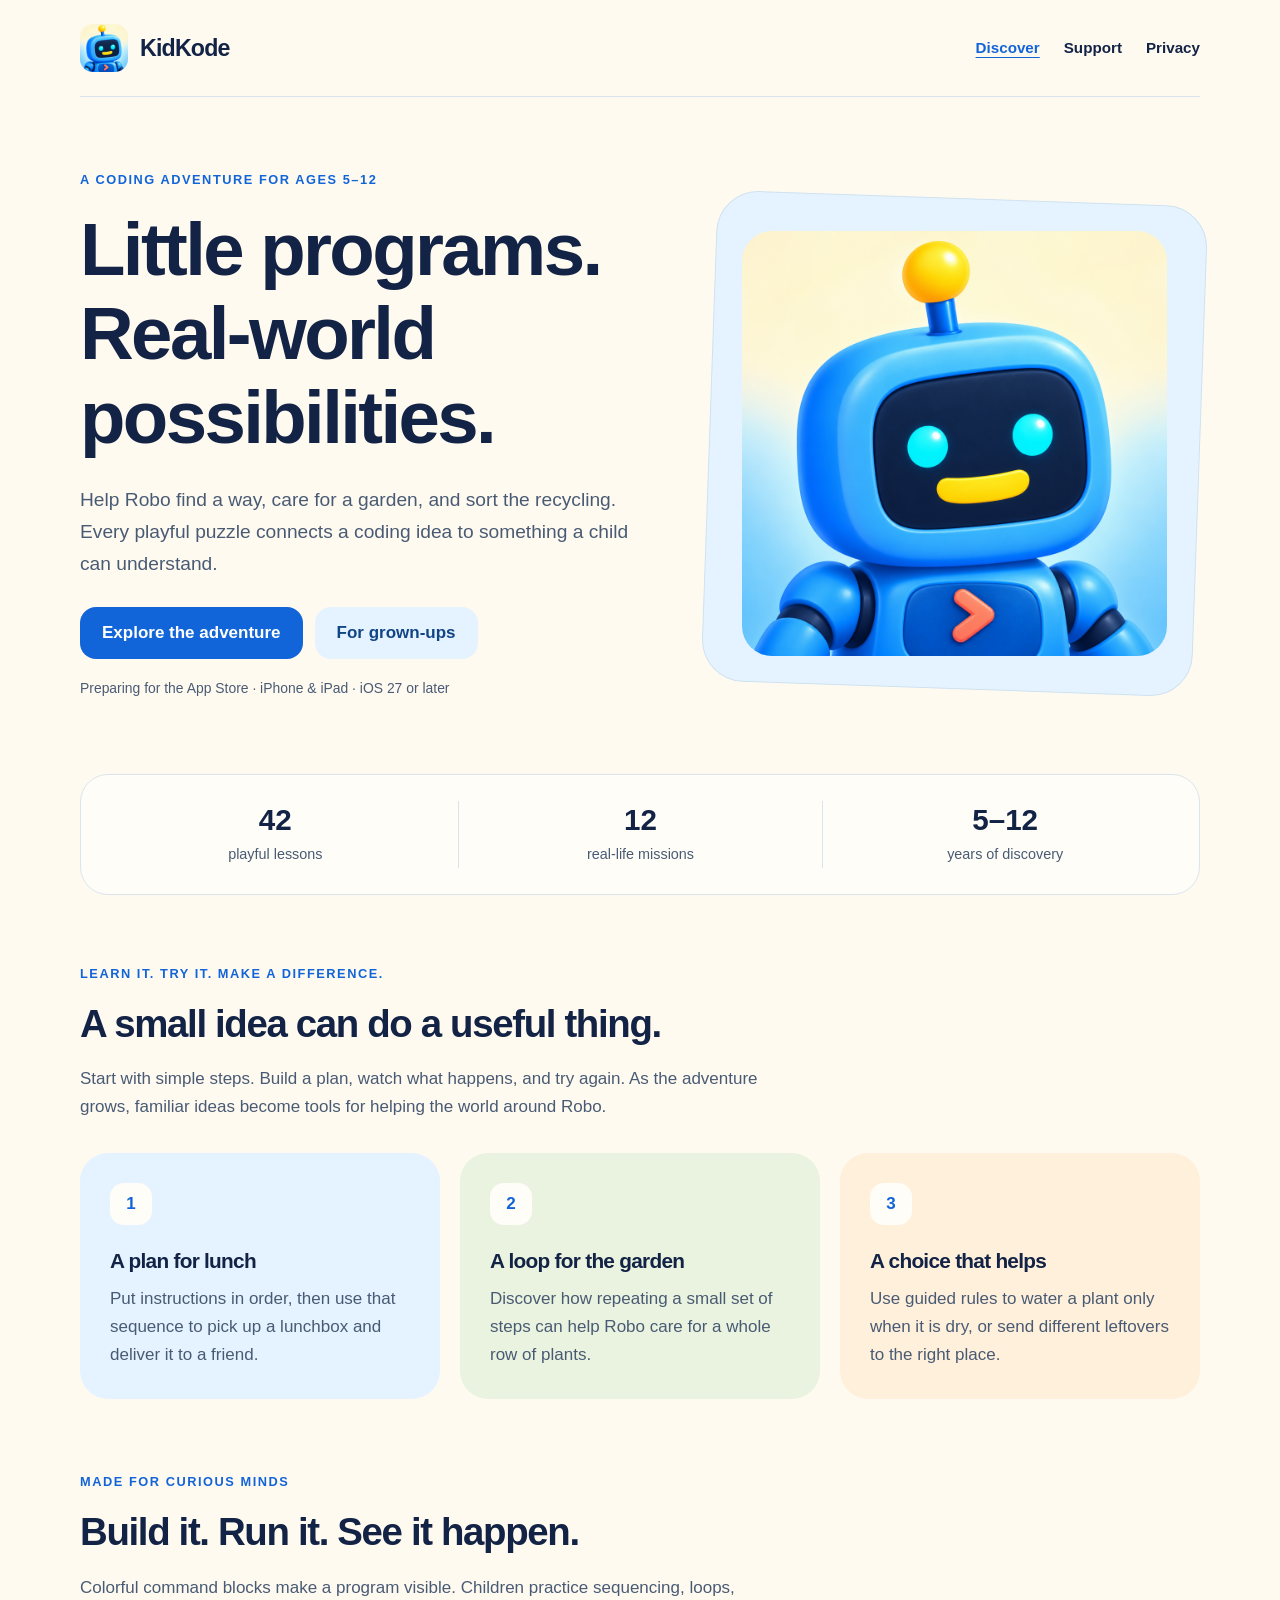
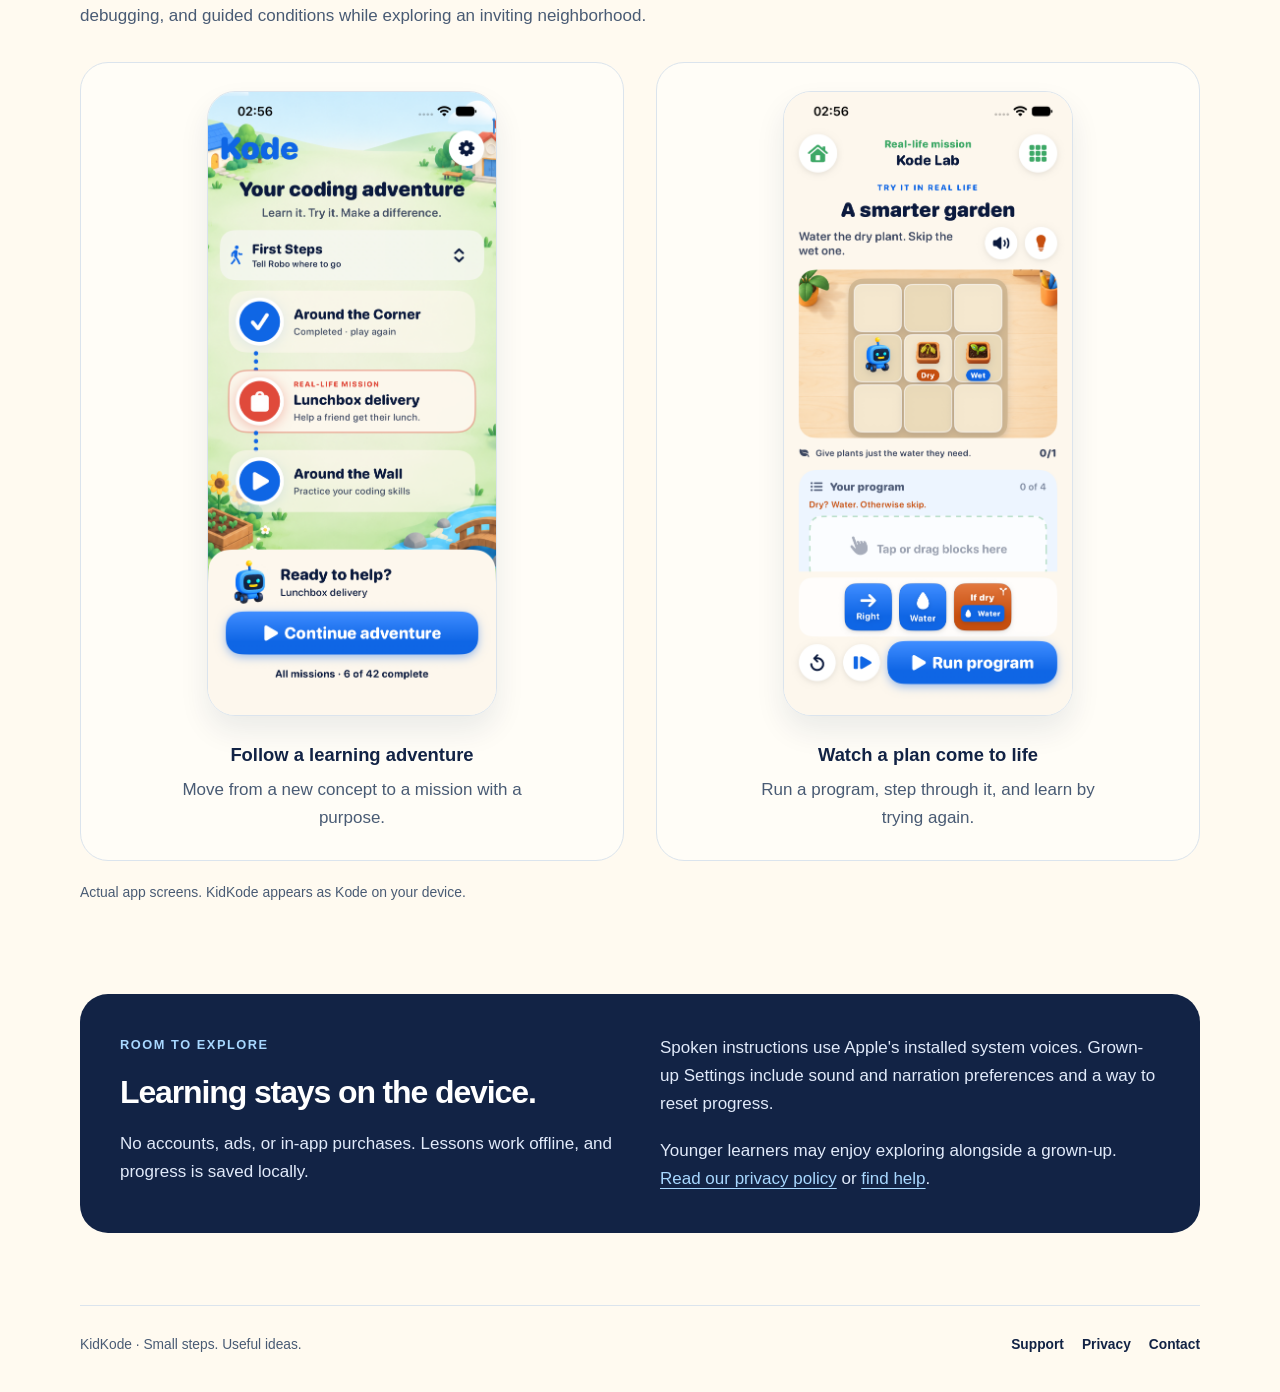
<file: kode/index.html>
<!doctype html>
<html lang="en">
<head>
<meta charset="utf-8"><meta name="viewport" content="width=device-width, initial-scale=1">
<title>KidKode — Little programs. Real-world possibilities.</title>
<meta name="description" content="KidKode helps children ages 5–12 discover programming through 42 playful lessons, including 12 real-life missions about delivery, gardening, and recycling.">
<link rel="icon" type="image/png" href="assets/app-icon.png"><link rel="stylesheet" href="site.css">
</head>
<body>
<a class="skip" href="#main">Skip to content</a>
<div class="wrap">
<header class="header"><a class="brand" href="index.html"><img src="assets/app-icon.png" alt="" width="48" height="48">KidKode</a><nav class="nav" aria-label="Main navigation"><a href="index.html" aria-current="page">Discover</a><a href="support.html">Support</a><a href="privacy.html">Privacy</a></nav></header>
<main id="main">
<section class="hero" aria-labelledby="hero-title"><div><p class="eyebrow">A coding adventure for ages 5–12</p><h1 id="hero-title">Little programs.<br>Real-world possibilities.</h1><p class="lead">Help Robo find a way, care for a garden, and sort the recycling. Every playful puzzle connects a coding idea to something a child can understand.</p><div class="actions"><a class="button" href="#adventure">Explore the adventure</a><a class="button secondary" href="support.html">For grown-ups</a></div><p class="fine">Preparing for the App Store · iPhone &amp; iPad · iOS 27 or later</p></div><div class="hero-art"><img src="assets/app-icon.png" alt="Robo, a cheerful blue robot with a yellow antenna" width="1024" height="1024" fetchpriority="high"></div></section>
<div class="stats" aria-label="What's inside KidKode"><div class="stat"><strong>42</strong><span>playful lessons</span></div><div class="stat"><strong>12</strong><span>real-life missions</span></div><div class="stat"><strong>5–12</strong><span>years of discovery</span></div></div>
<section class="section" id="adventure"><div class="section-intro"><p class="eyebrow">Learn it. Try it. Make a difference.</p><h2>A small idea can do a useful thing.</h2><p>Start with simple steps. Build a plan, watch what happens, and try again. As the adventure grows, familiar ideas become tools for helping the world around Robo.</p></div><div class="cards"><article class="card"><span class="number" aria-hidden="true">1</span><h3>A plan for lunch</h3><p>Put instructions in order, then use that sequence to pick up a lunchbox and deliver it to a friend.</p></article><article class="card"><span class="number" aria-hidden="true">2</span><h3>A loop for the garden</h3><p>Discover how repeating a small set of steps can help Robo care for a whole row of plants.</p></article><article class="card"><span class="number" aria-hidden="true">3</span><h3>A choice that helps</h3><p>Use guided rules to water a plant only when it is dry, or send different leftovers to the right place.</p></article></div></section>
<section class="section"><div class="section-intro"><p class="eyebrow">Made for curious minds</p><h2>Build it. Run it. See it happen.</h2><p>Colorful command blocks make a program visible. Children practice sequencing, loops, debugging, and guided conditions while exploring an inviting neighborhood.</p></div><div class="screens"><figure class="screen"><img src="assets/adventure-map.png" alt="Kode's adventure map, with a lunchbox delivery mission between movement lessons" width="1170" height="2532" loading="lazy"><figcaption><strong>Follow a learning adventure</strong>Move from a new concept to a mission with a purpose.</figcaption></figure><figure class="screen"><img src="assets/gameplay.png" alt="Kode's garden mission with Robo, plants, and a colorful command-block program" width="1170" height="2532" loading="lazy"><figcaption><strong>Watch a plan come to life</strong>Run a program, step through it, and learn by trying again.</figcaption></figure></div><p class="fine" style="margin-top:20px">Actual app screens. KidKode appears as Kode on your device.</p></section>
<section class="section"><div class="parent-note"><div><p class="eyebrow" style="color:#a8d8ff">Room to explore</p><h2>Learning stays on the device.</h2><p>No accounts, ads, or in-app purchases. Lessons work offline, and progress is saved locally.</p></div><div><p>Spoken instructions use Apple's installed system voices. Grown-up Settings include sound and narration preferences and a way to reset progress.</p><p>Younger learners may enjoy exploring alongside a grown-up. <a href="privacy.html">Read our privacy policy</a> or <a href="support.html">find help</a>.</p></div></div></section>
</main>
<footer class="footer"><p>KidKode · Small steps. Useful ideas.</p><nav class="nav" aria-label="Footer navigation"><a href="support.html">Support</a><a href="privacy.html">Privacy</a><a href="mailto:contact@vetan.io">Contact</a></nav></footer>
</div></body></html>
</file>
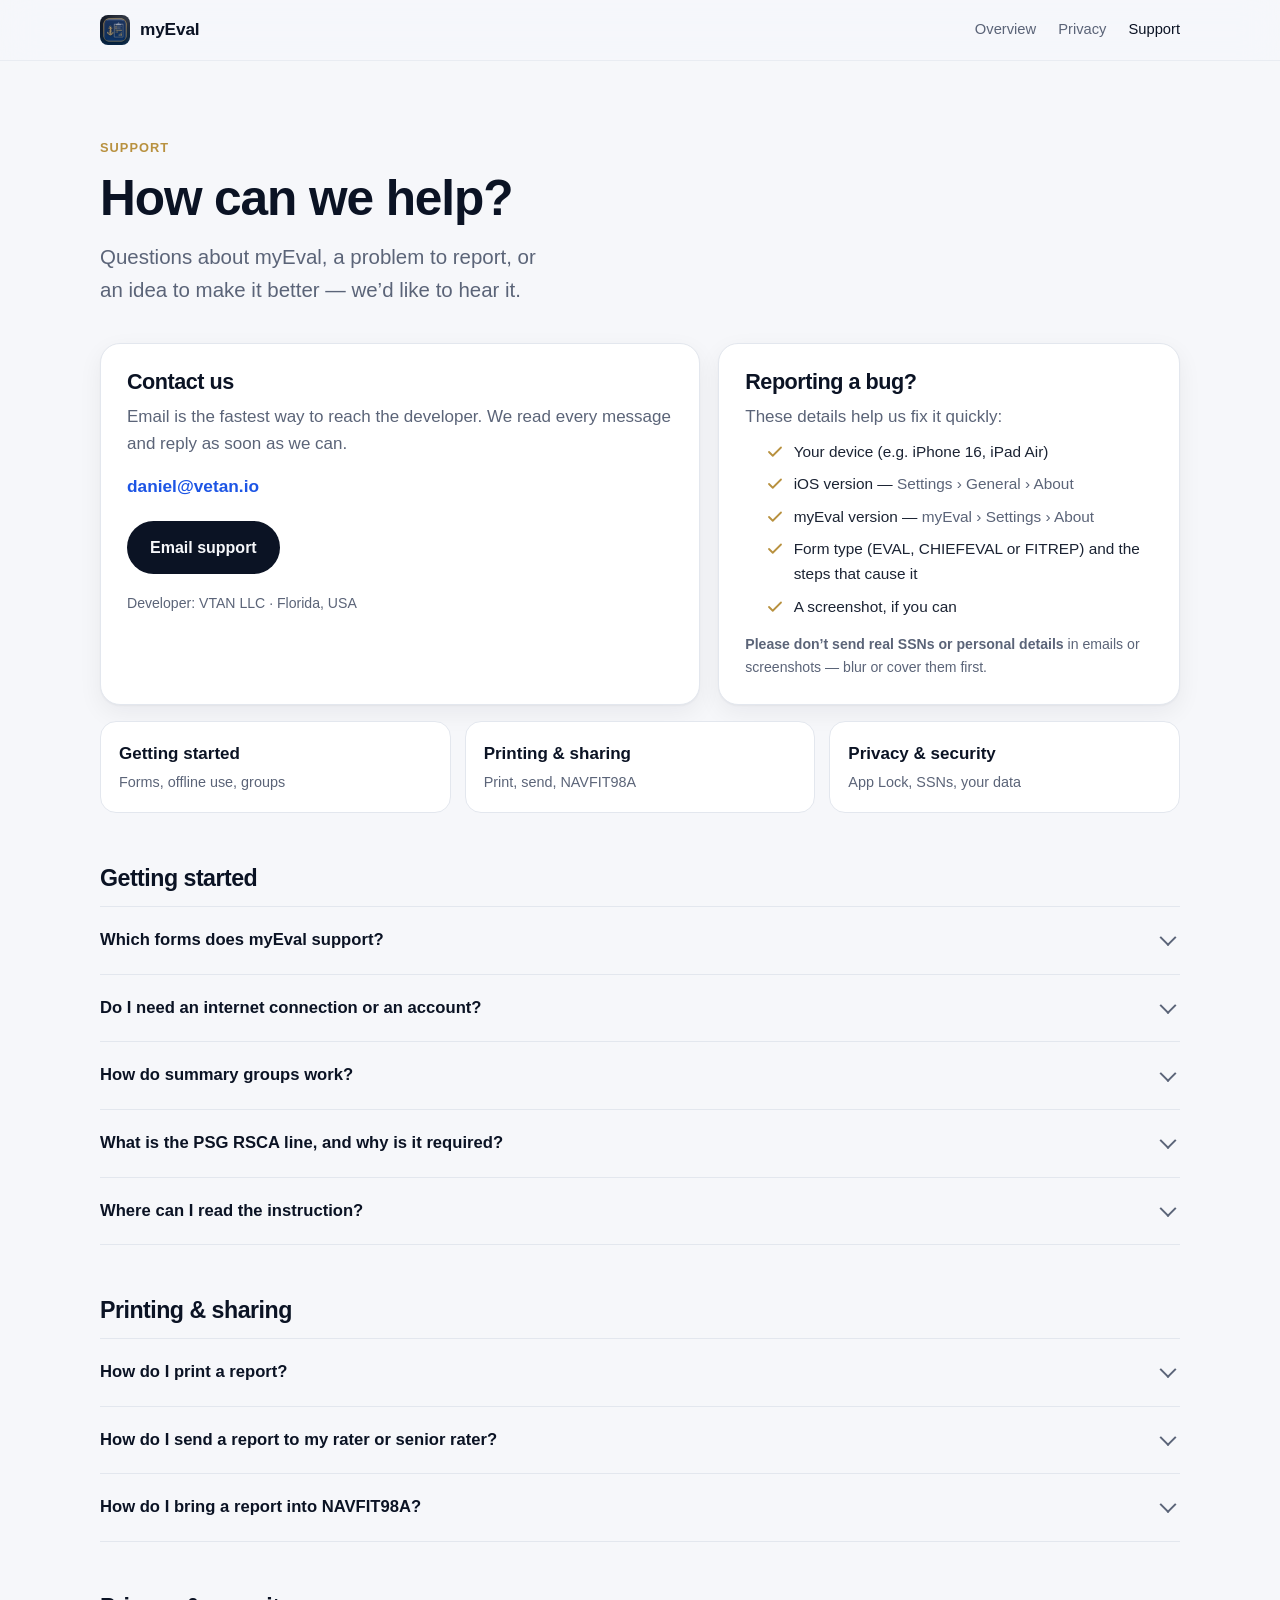
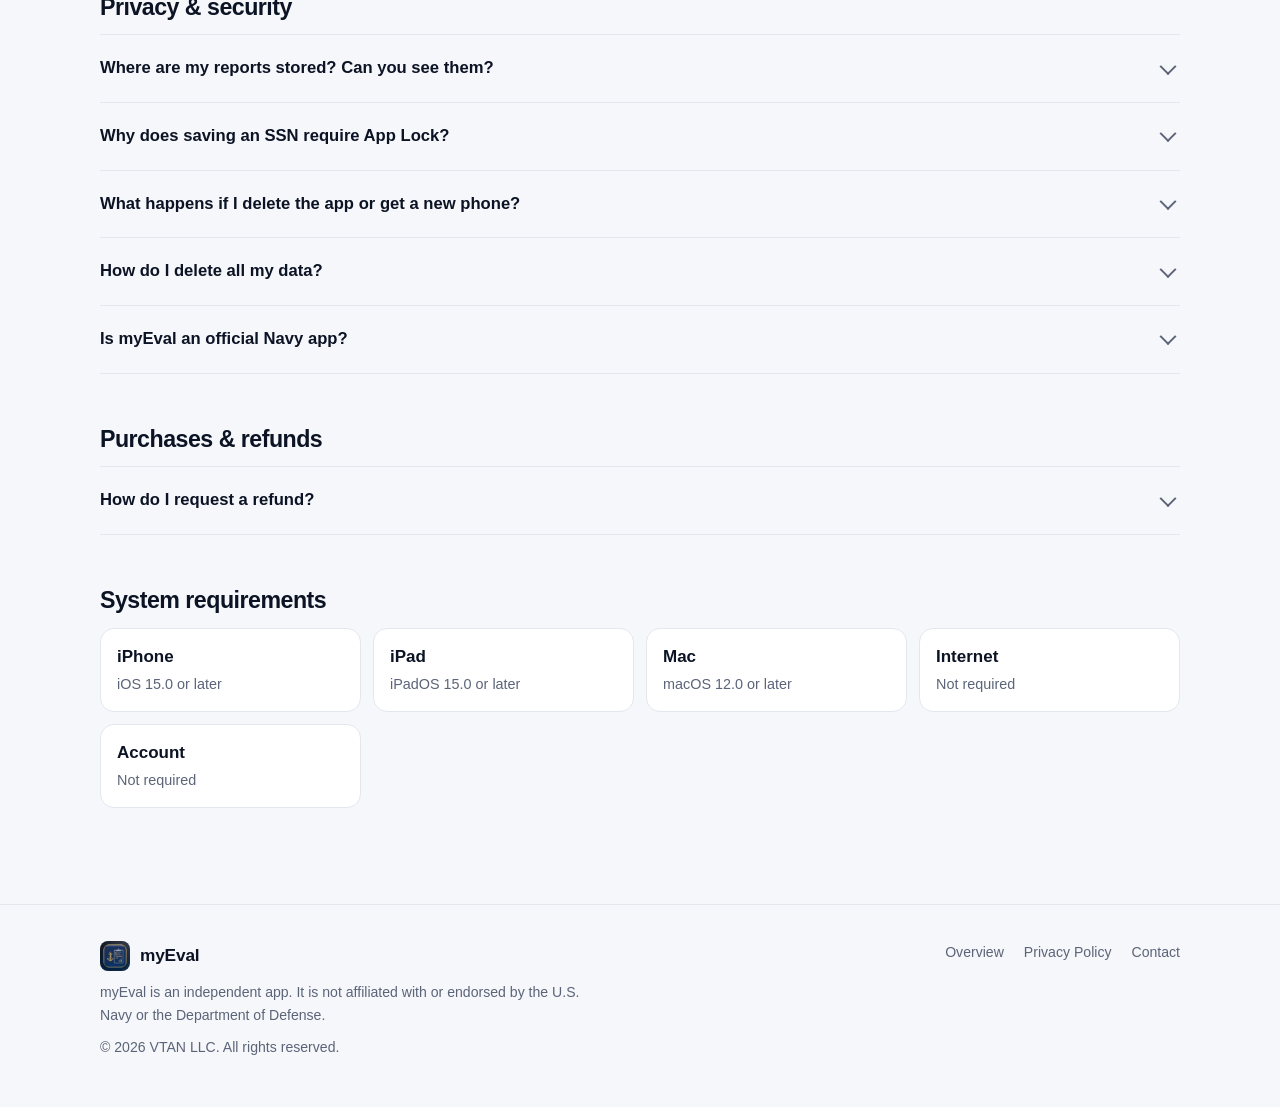
<file: app-support.html>
<!DOCTYPE html>
<html lang="en">
<head>
<meta charset="utf-8">
<meta name="viewport" content="width=device-width,initial-scale=1,viewport-fit=cover">
<title>myEval Support</title>
<meta name="description" content="Get help with myEval: contact the developer, report a bug, and find answers about writing, sending, printing and exporting Navy evaluations.">
<meta name="theme-color" content="#0b1630">
<link rel="icon" type="image/png" href="images/favicon-96.png">
<link rel="apple-touch-icon" href="images/apple-touch-icon.png">
<link rel="stylesheet" href="site.css">
<style>
.contact{display:grid;grid-template-columns:1.3fr 1fr;gap:18px;margin-top:8px}
@media (max-width:760px){.contact{grid-template-columns:1fr}}
.contact .card h2{font-size:1.35rem;margin:0 0 8px}
.contact .card p{color:var(--muted)}
.contact .btn{margin-top:20px}
.mail{font-size:1.08rem;font-weight:620;color:var(--ink);word-break:break-all}
.checklist{list-style:none;padding:0;margin:14px 0 0;display:grid;gap:8px}
.checklist li{display:flex;gap:10px;align-items:flex-start;color:var(--text);font-size:.96rem;margin:0}
.checklist svg{flex:0 0 18px;width:18px;height:18px;color:var(--gold);margin-top:3px}
.quick{display:grid;grid-template-columns:repeat(3,1fr);gap:14px;margin-top:16px}
@media (max-width:760px){.quick{grid-template-columns:1fr}}
.quick a{display:block;padding:18px;border-radius:16px;background:var(--surface);border:1px solid var(--line);color:var(--ink);font-weight:620}
.quick a span{display:block;color:var(--muted);font-weight:400;font-size:.9rem;margin-top:4px}
.quick a:hover{text-decoration:none;border-color:var(--blue)}
.faq{margin-top:10px;border-top:1px solid var(--line)}
.faq details{border-bottom:1px solid var(--line)}
.faq summary{list-style:none;cursor:pointer;padding:20px 40px 20px 0;position:relative;font-weight:620;color:var(--ink);font-size:1.04rem}
.faq summary::-webkit-details-marker{display:none}
.faq summary::after{content:"";position:absolute;right:6px;top:50%;width:10px;height:10px;border-right:2px solid var(--muted);border-bottom:2px solid var(--muted);
  transform:translateY(-70%) rotate(45deg);transition:transform .2s}
.faq details[open] summary::after{transform:translateY(-30%) rotate(-135deg)}
.faq .a{padding:0 0 22px;color:var(--text)}
.faq .a p+p{margin-top:10px}
.faq .a ol,.faq .a ul{margin:10px 0 0;padding-left:1.25em}
.faq .a li{margin:6px 0}
.req{display:grid;grid-template-columns:repeat(4,1fr);gap:12px;margin-top:8px}
@media (max-width:760px){.req{grid-template-columns:1fr 1fr}}
.req div{background:var(--surface);border:1px solid var(--line);border-radius:14px;padding:14px 16px}
.req b{display:block;color:var(--ink)}
.req span{color:var(--muted);font-size:.9rem}
kbd{font:inherit;font-size:.9em;background:var(--surface-2);border:1px solid var(--line);border-radius:6px;padding:1px 6px}
</style>
</head>
<body>

<header class="nav">
  <div class="wrap">
    <a class="brand" href="marketing.html"><img src="images/apple-touch-icon.png" alt="">myEval</a>
    <nav class="nav-links" aria-label="Primary">
      <a class="hide-sm" href="marketing.html">Overview</a>
      <a href="privacy.html">Privacy</a>
      <a href="app-support.html" aria-current="page">Support</a>
    </nav>
  </div>
</header>

<main class="wrap doc">
  <div class="page-head narrow">
    <span class="eyebrow">Support</span>
    <h1>How can we help?</h1>
    <p class="lede">Questions about myEval, a problem to report, or an idea to make it better — we’d like to hear it.</p>
  </div>

  <div class="contact">
    <div class="card">
      <h2>Contact us</h2>
      <p>Email is the fastest way to reach the developer. We read every message and reply as soon as we can.</p>
      <p style="margin-top:16px" class="mail"><a href="mailto:danielvetan@gmail.com?subject=myEval%20support">daniel@vetan.io</a></p>
      <a class="btn btn-primary" href="mailto:danielvetan@gmail.com?subject=myEval%20support">Email support</a>
      <p class="small" style="margin-top:18px">Developer: VTAN LLC · Florida, USA</p>
    </div>
    <div class="card">
      <h2>Reporting a bug?</h2>
      <p>These details help us fix it quickly:</p>
      <ul class="checklist">
        <li><svg viewBox="0 0 24 24" fill="none" stroke="currentColor" stroke-width="2.4" stroke-linecap="round" stroke-linejoin="round"><path d="M20 6 9 17l-5-5"/></svg><span>Your device (e.g. iPhone 16, iPad Air)</span></li>
        <li><svg viewBox="0 0 24 24" fill="none" stroke="currentColor" stroke-width="2.4" stroke-linecap="round" stroke-linejoin="round"><path d="M20 6 9 17l-5-5"/></svg><span>iOS version — <span class="muted">Settings › General › About</span></span></li>
        <li><svg viewBox="0 0 24 24" fill="none" stroke="currentColor" stroke-width="2.4" stroke-linecap="round" stroke-linejoin="round"><path d="M20 6 9 17l-5-5"/></svg><span>myEval version — <span class="muted">myEval › Settings › About</span></span></li>
        <li><svg viewBox="0 0 24 24" fill="none" stroke="currentColor" stroke-width="2.4" stroke-linecap="round" stroke-linejoin="round"><path d="M20 6 9 17l-5-5"/></svg><span>Form type (EVAL, CHIEFEVAL or FITREP) and the steps that cause it</span></li>
        <li><svg viewBox="0 0 24 24" fill="none" stroke="currentColor" stroke-width="2.4" stroke-linecap="round" stroke-linejoin="round"><path d="M20 6 9 17l-5-5"/></svg><span>A screenshot, if you can</span></li>
      </ul>
      <p class="small" style="margin-top:14px"><b>Please don’t send real SSNs or personal details</b> in emails or screenshots — blur or cover them first.</p>
    </div>
  </div>

  <div class="quick">
    <a href="#faq-start">Getting started<span>Forms, offline use, groups</span></a>
    <a href="#faq-share">Printing &amp; sharing<span>Print, send, NAVFIT98A</span></a>
    <a href="#faq-privacy">Privacy &amp; security<span>App Lock, SSNs, your data</span></a>
  </div>

  <h2 id="faq-start">Getting started</h2>
  <div class="faq">
    <details>
      <summary>Which forms does myEval support?</summary>
      <div class="a"><p>myEval writes the Navy’s enlisted EVAL (E-1 to E-6), the CHIEFEVAL (E-7 to E-9) and the officer FITREP, following BUPERSINST 1610.10H CH-2 and the checks in NAVFIT98A v33.</p></div>
    </details>
    <details>
      <summary>Do I need an internet connection or an account?</summary>
      <div class="a"><p>No. myEval works completely offline and has no sign-in. Your reports are stored only on your device.</p></div>
    </details>
    <details>
      <summary>How do summary groups work?</summary>
      <div class="a">
        <p>A summary group is for Sailors with the same paygrade, reporting senior and end date who are ranked together. Go to <b>Groups › New summary group</b> and add the evals that belong to it.</p>
        <p>Shared details — duty status, UIC, ship/station, dates, the reporting senior blocks and command employment — are entered once and kept in sync on every member’s report. Quotas and averages are worked out from the group.</p>
      </div>
    </details>
    <details>
      <summary>What is the PSG RSCA line, and why is it required?</summary>
      <div class="a">
        <p>BUPERSINST 1610.10H requires the post summary group (PSG) reporting senior cumulative average on the last line of block 43 for E-5 and E-6 EVALs, written like <kbd>PSG RSCA: 4.68</kbd>. If it’s missing, the Sailor’s RSCA PMA can count as 0.00 for advancement.</p>
        <p>myEval keeps that last line free for you. Type the value yourself, or set up the <b>RSCA tracker</b> (Settings › RSCA tracker) with the trait sum and count from your BOL report and myEval works it out for every report.</p>
      </div>
    </details>
    <details>
      <summary>Where can I read the instruction?</summary>
      <div class="a"><p>Open the <b>Learn</b> tab. The full BUPERSINST 1610.10H CH-2 text is built in and searchable offline. In any step, tap a block tag (for example “Block 43”) to jump to its guidance.</p></div>
    </details>
  </div>

  <h2 id="faq-share">Printing &amp; sharing</h2>
  <div class="faq">
    <details>
      <summary>How do I print a report?</summary>
      <div class="a"><p>Open the report and go to the Review step. When nothing is blocking it, choose <b>Print</b> to send it to an AirPrint printer or save it as a PDF. Comments are measured the way they will print, so what fits in myEval fits on the form.</p></div>
    </details>
    <details>
      <summary>How do I send a report to my rater or senior rater?</summary>
      <div class="a">
        <ol>
          <li>On the Evals tab, tap the report’s menu (•••) and choose <b>Encrypt &amp; send</b> — or send a whole group from the group screen.</li>
          <li>Set a password, or use the one myEval suggests.</li>
          <li>Send the file by email, Messages or AirDrop, and give the password to the recipient a different way (for example, by phone).</li>
        </ol>
        <p>The recipient taps the attachment and chooses <b>Open in myEval</b>, or uses <b>Import</b> on the Evals tab. SSNs are left out unless you turn on “Include saved SSNs”. Always follow your command’s policy for sending personal information.</p>
      </div>
    </details>
    <details>
      <summary>How do I bring a report into NAVFIT98A?</summary>
      <div class="a">
        <ol>
          <li>In myEval, choose <b>Export for NAVFIT98A</b> from a report’s or group’s menu, and share the zipped file to your computer.</li>
          <li>Unzip it. In NAVFIT98A v33.2, select a folder and choose <b>File › Import Data</b>, then pick the exported file.</li>
        </ol>
        <p>For your protection the NAVFIT file never contains SSNs — add them in NAVFIT98A after importing.</p>
      </div>
    </details>
  </div>

  <h2 id="faq-privacy">Privacy &amp; security</h2>
  <div class="faq">
    <details>
      <summary>Where are my reports stored? Can you see them?</summary>
      <div class="a"><p>Only on your device, encrypted. myEval has no servers and collects no data, so we can’t see, recover or restore your reports. Details are in our <a href="privacy.html">Privacy Policy</a>.</p></div>
    </details>
    <details>
      <summary>Why does saving an SSN require App Lock?</summary>
      <div class="a"><p>SSNs are optional. If you choose to save one, App Lock (Face ID, Touch ID or your passcode) must be on so no one else can open the app and see it. Saved SSNs stay masked, and showing one asks you to confirm it’s you. App Lock stays required until every saved SSN is removed.</p></div>
    </details>
    <details>
      <summary>What happens if I delete the app or get a new phone?</summary>
      <div class="a"><p>Your reports live only on the device, so deleting myEval deletes them. Before you delete the app or switch devices, print the reports you need or use <b>Encrypt &amp; send</b> to move them, then import them on the new device.</p></div>
    </details>
    <details>
      <summary>How do I delete all my data?</summary>
      <div class="a"><p>Go to <b>Settings › Delete all drafts</b> in myEval. This removes your reports, saved SSNs and RSCA tracker numbers from the device. Deleting the app also removes its data.</p></div>
    </details>
    <details>
      <summary>Is myEval an official Navy app?</summary>
      <div class="a"><p>No. myEval is an independent app made by VTAN LLC. It is not affiliated with or endorsed by the U.S. Navy or the Department of Defense. It follows the published instruction, but you are responsible for checking each report against the current instruction and your command’s guidance before signing.</p></div>
    </details>
  </div>

  <h2>Purchases &amp; refunds</h2>
  <div class="faq">
    <details>
      <summary>How do I request a refund?</summary>
      <div class="a"><p>App Store purchases and refunds are handled by Apple. Go to <a href="https://reportaproblem.apple.com">reportaproblem.apple.com</a>, sign in with your Apple Account, find myEval and choose <b>Request a refund</b>.</p></div>
    </details>
  </div>

  <h2>System requirements</h2>
  <div class="req">
    <div><b>iPhone</b><span>iOS 15.0 or later</span></div>
    <div><b>iPad</b><span>iPadOS 15.0 or later</span></div>
    <div><b>Mac</b><span>macOS 12.0 or later</span></div>
    <div><b>Internet</b><span>Not required</span></div>
    <div><b>Account</b><span>Not required</span></div>
  </div>
</main>

<footer class="footer">
  <div class="wrap">
    <div>
      <div class="brand" style="margin-bottom:10px"><img src="images/apple-touch-icon.png" alt="">myEval</div>
      <p class="disclaimer">myEval is an independent app. It is not affiliated with or endorsed by the U.S. Navy or the Department of Defense.</p>
      <p style="margin-top:10px">© 2026 VTAN LLC. All rights reserved.</p>
    </div>
    <nav aria-label="Footer">
      <a href="marketing.html">Overview</a>
      <a href="privacy.html">Privacy Policy</a>
      <a href="mailto:danielvetan@gmail.com">Contact</a>
    </nav>
  </div>
</footer>
</body>
</html>
</file>
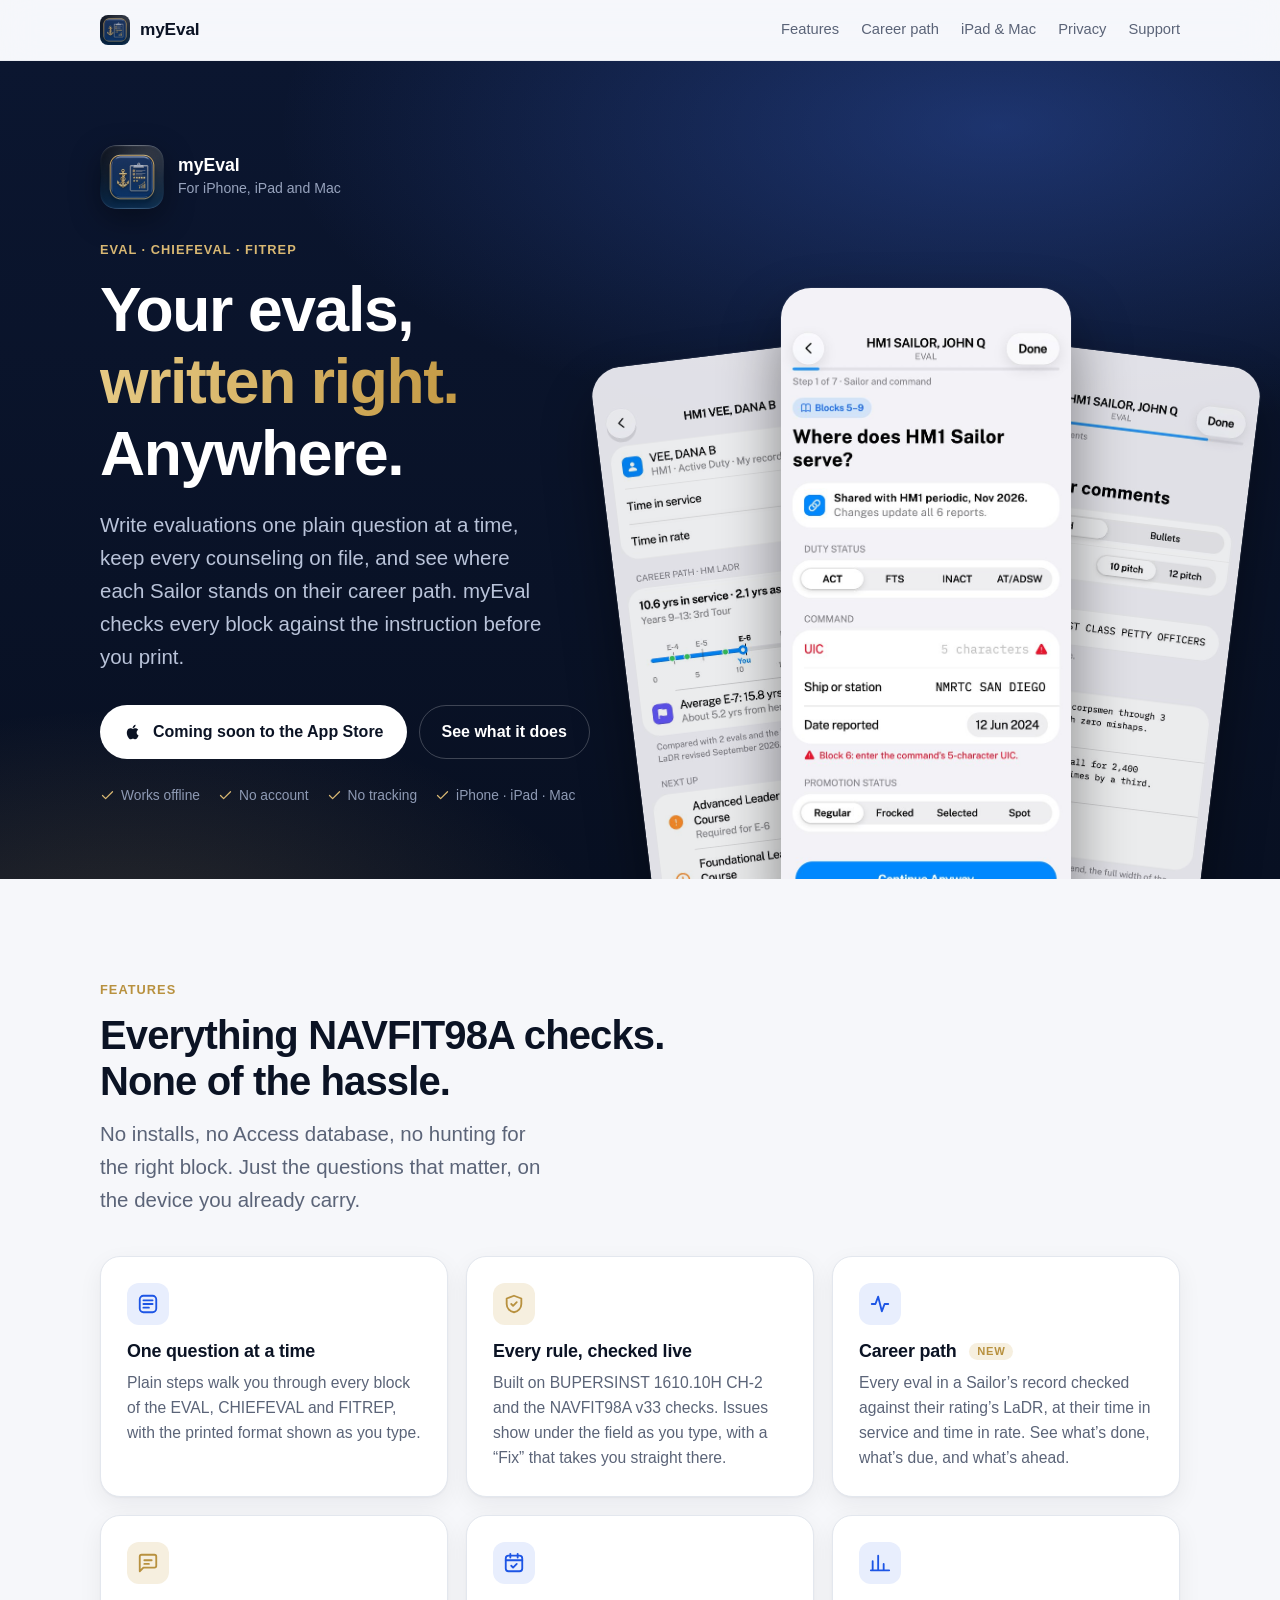
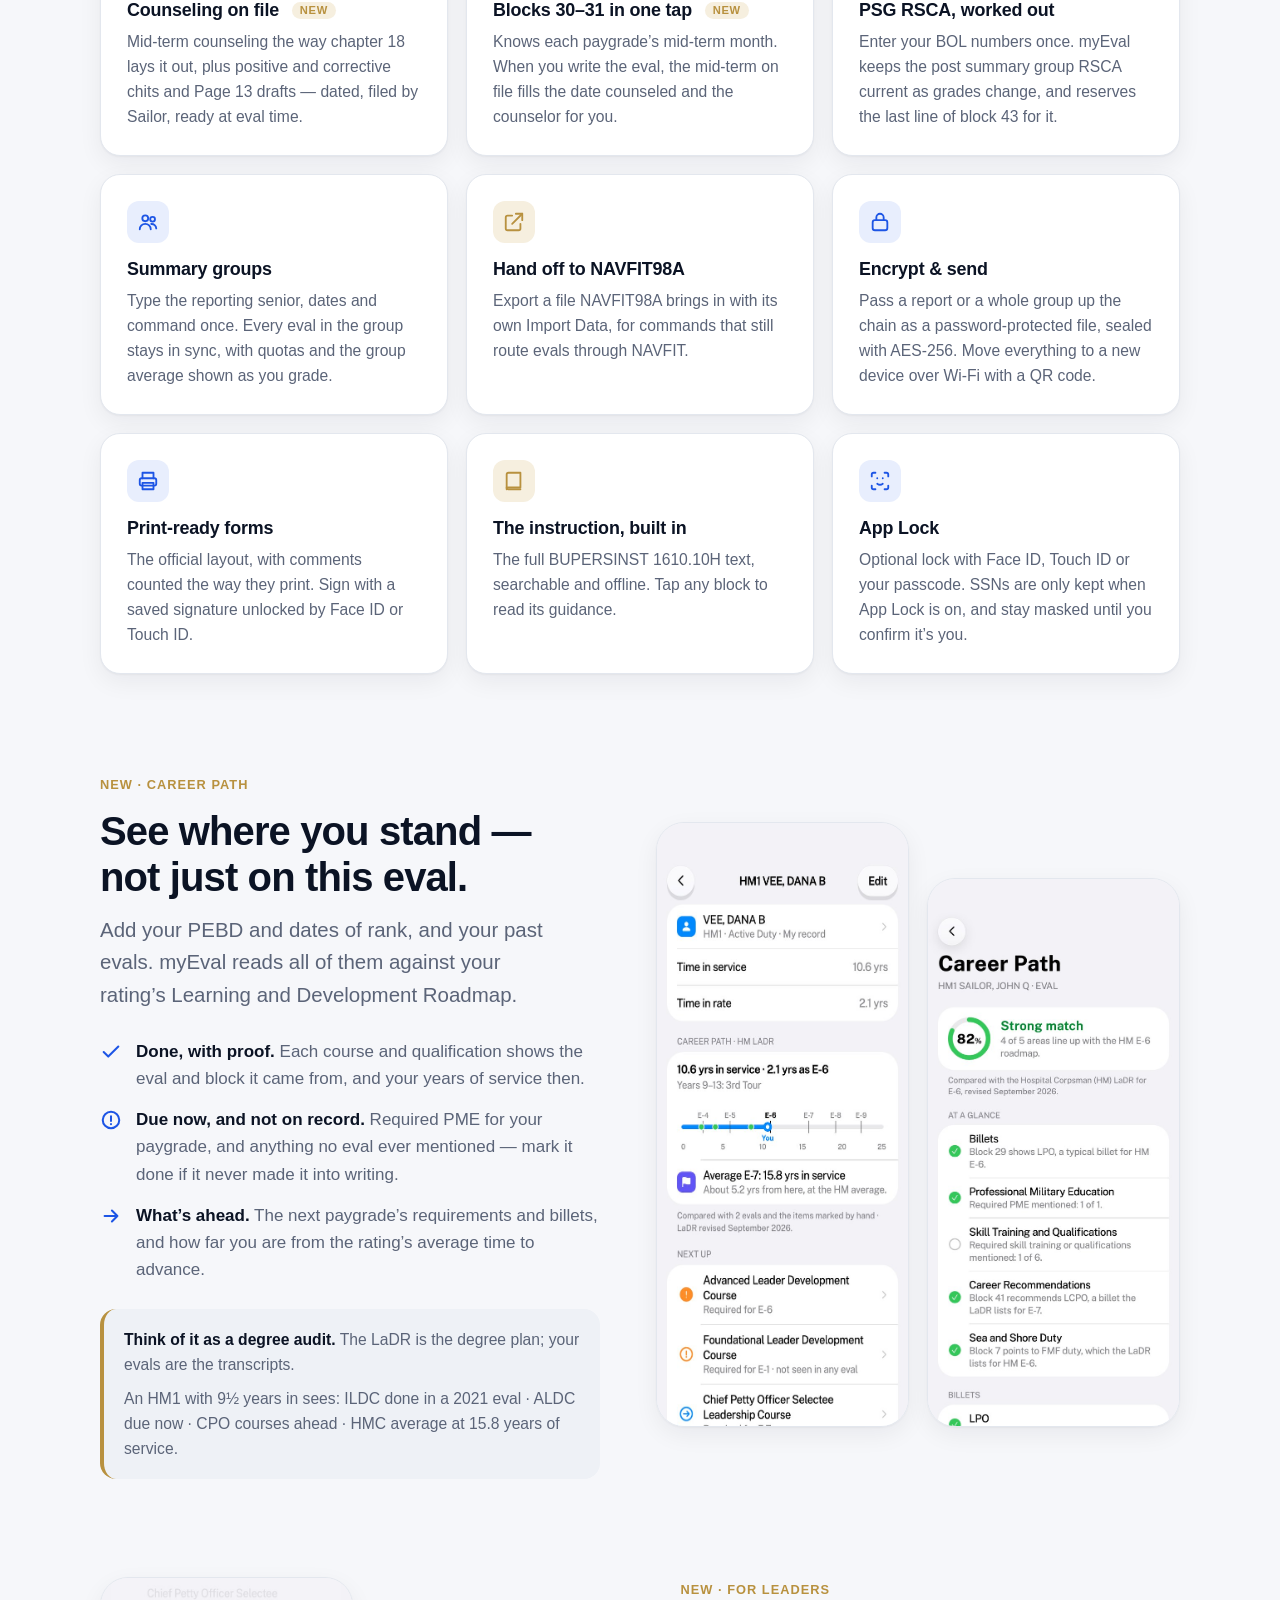
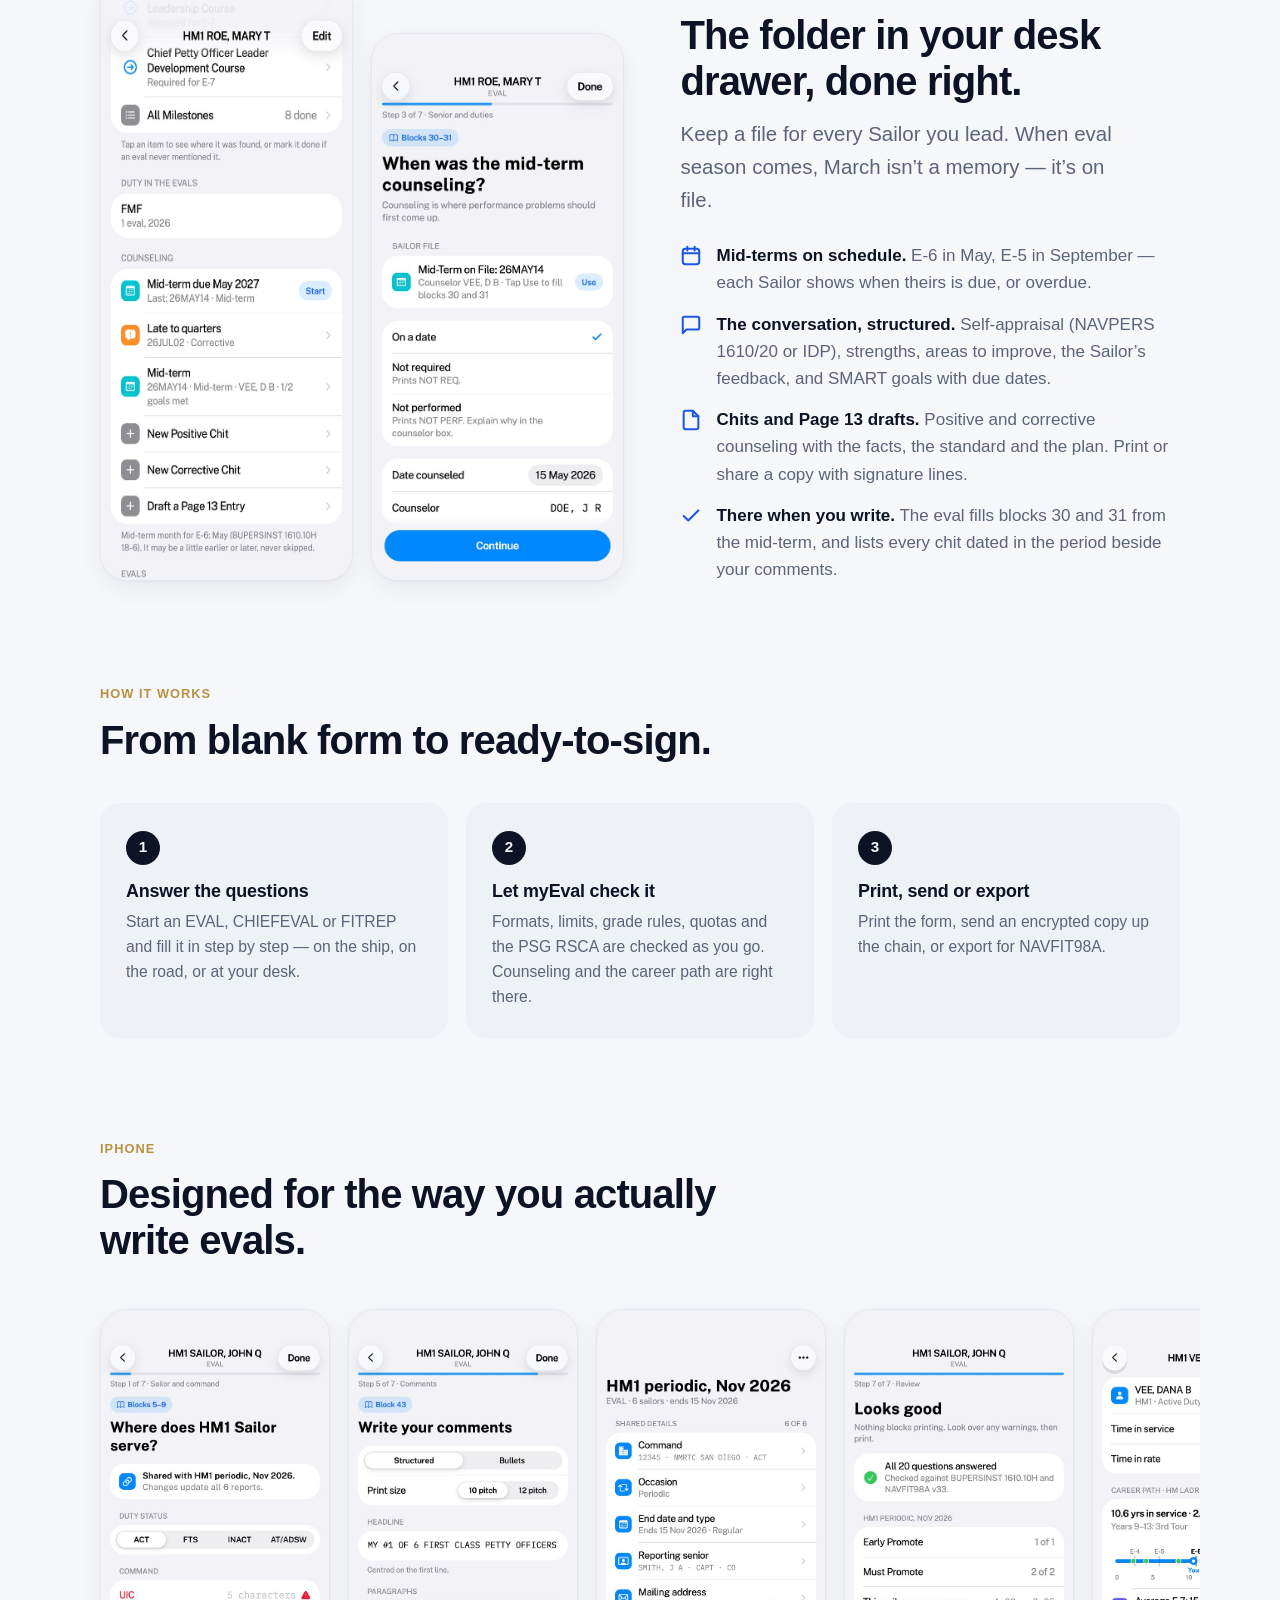
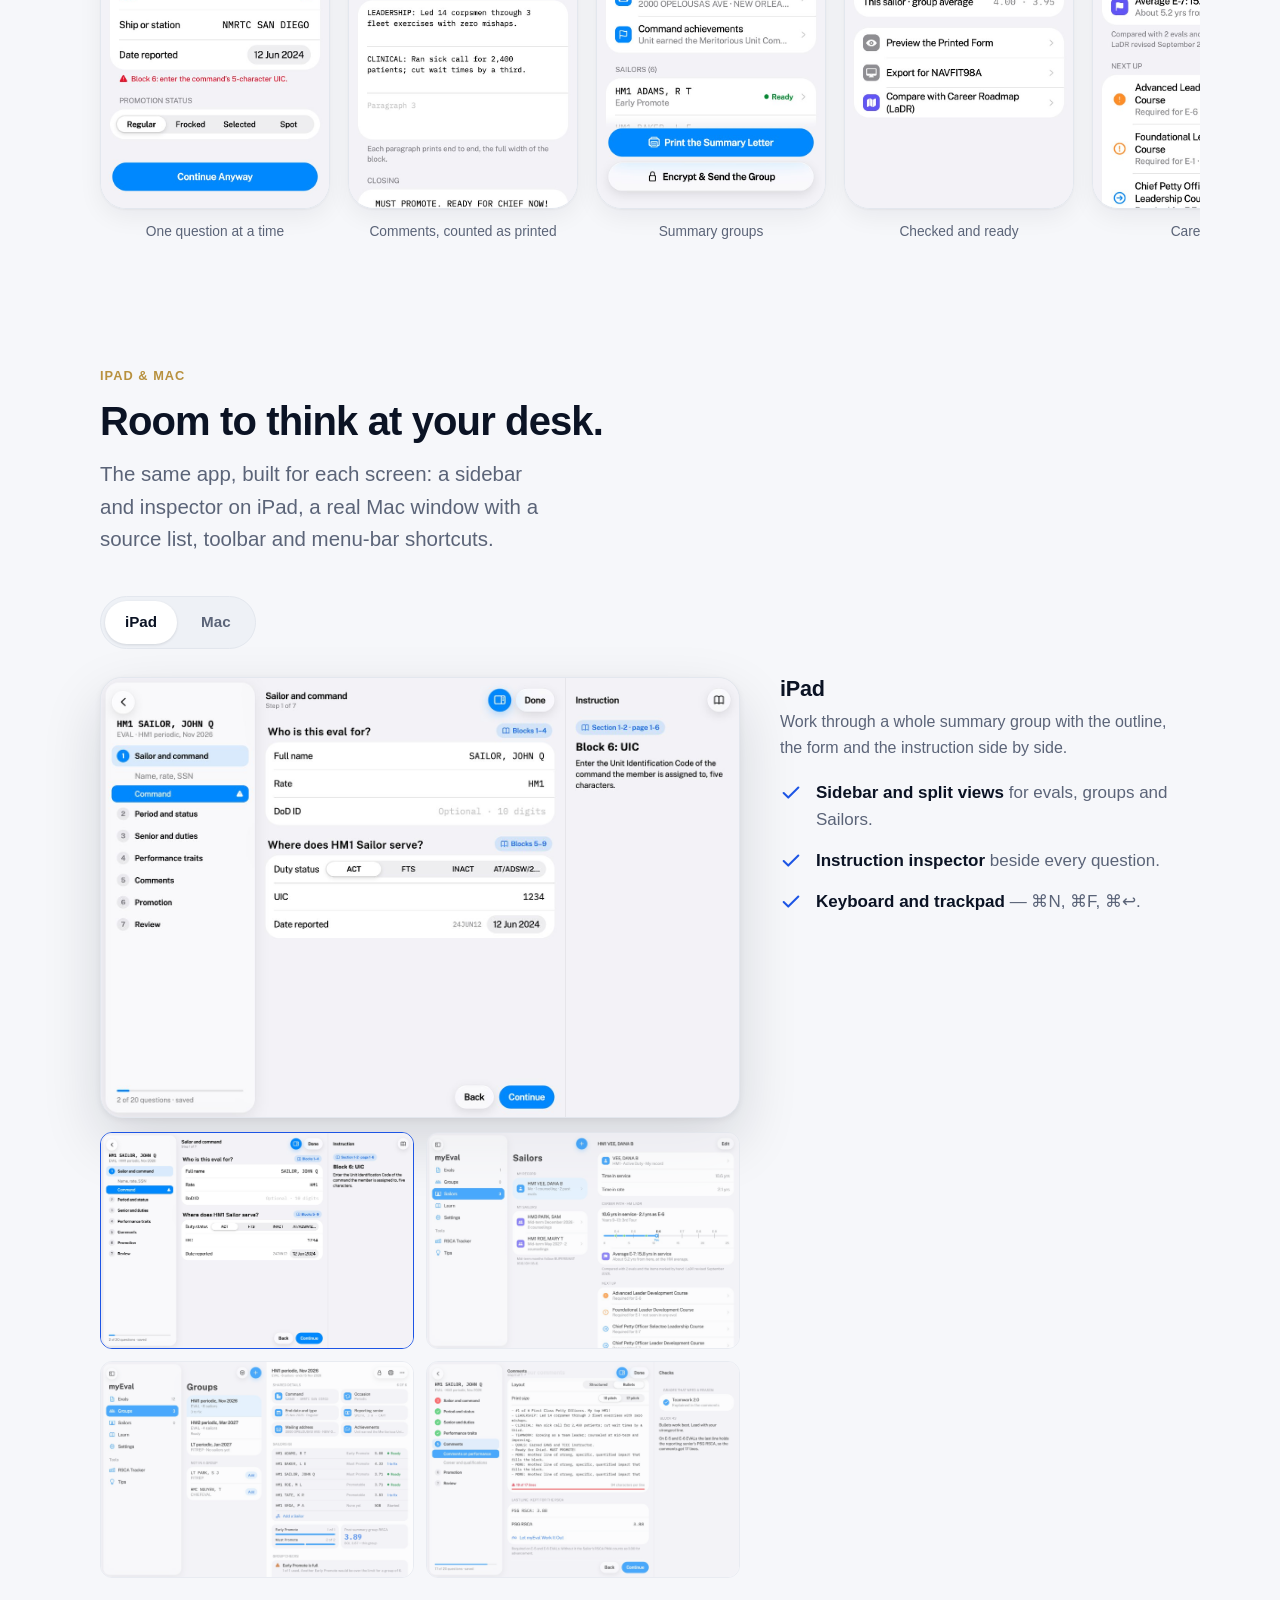
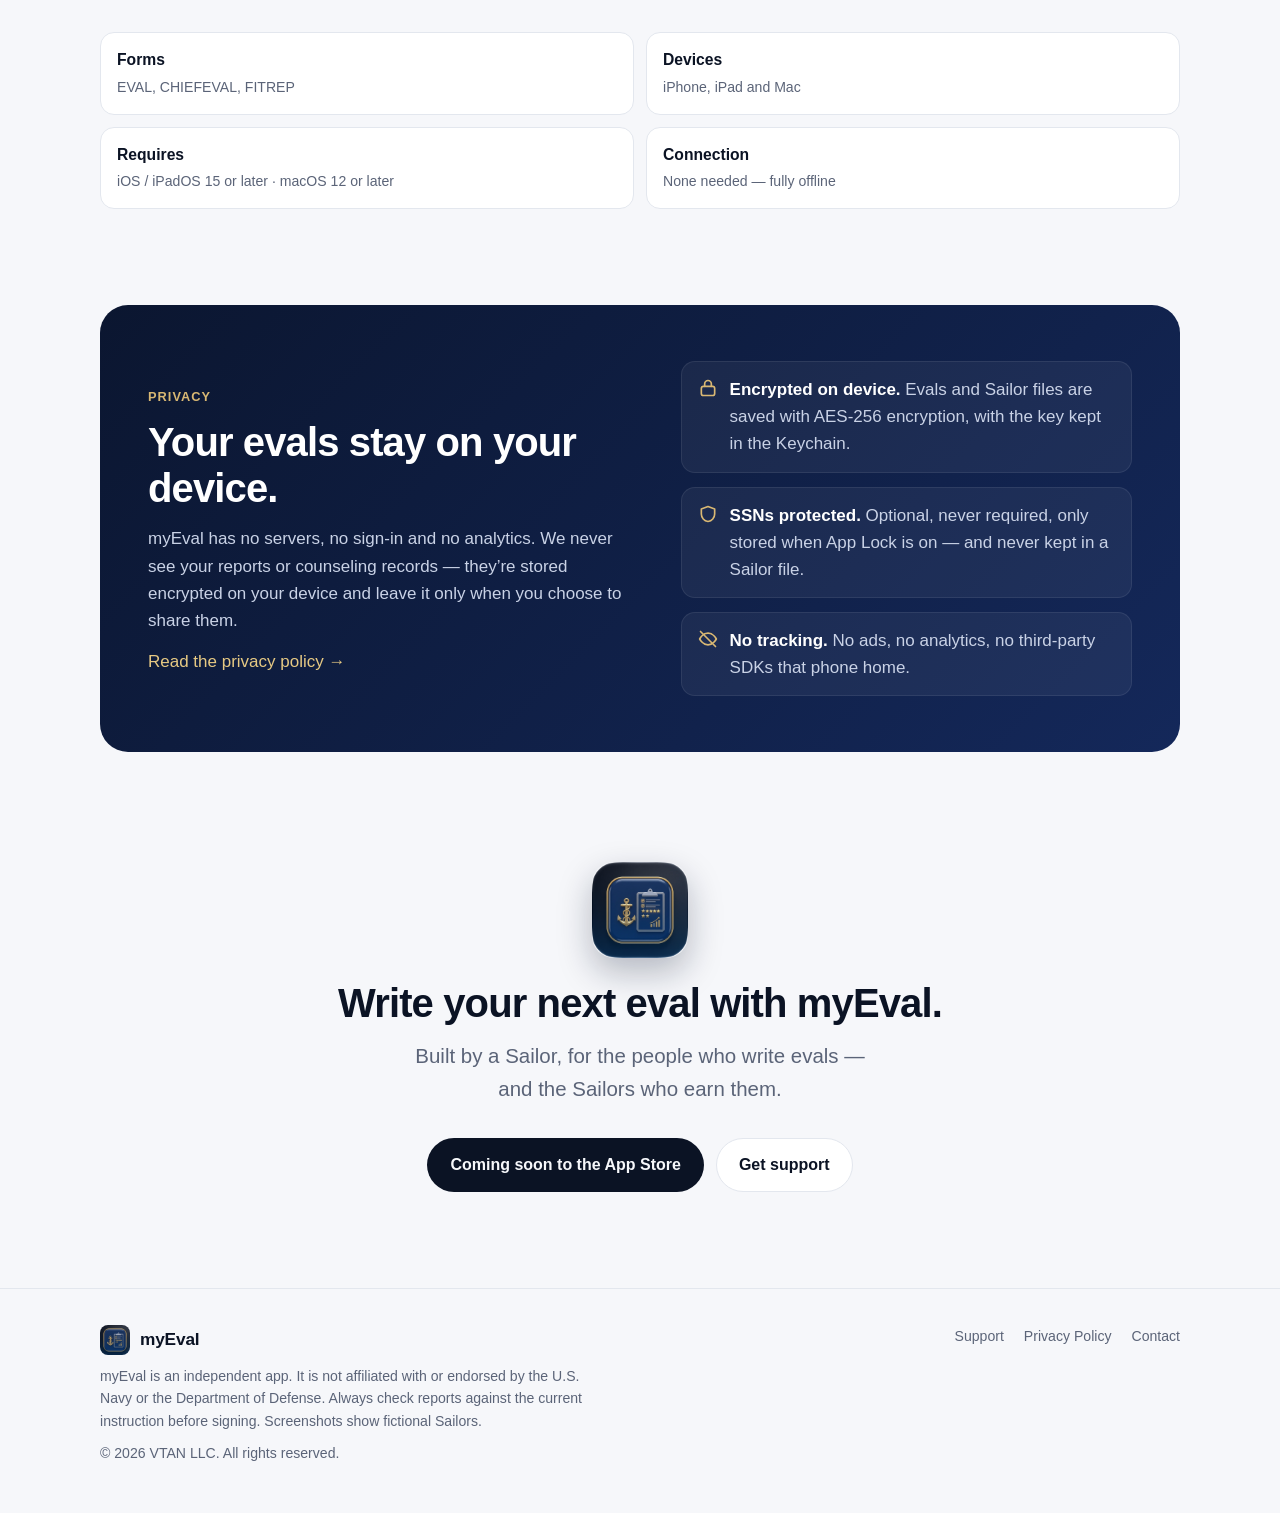
<file: marketing.html>
<!DOCTYPE html>
<html lang="en">
<head>
<meta charset="utf-8">
<meta name="viewport" content="width=device-width,initial-scale=1,viewport-fit=cover">
<title>myEval — Performance evaluations, written right</title>
<meta name="description" content="myEval helps Navy reporting seniors, raters and Sailors write EVALs, CHIEFEVALs and FITREPs one question at a time, checked against BUPERSINST 1610.10H and the NAVFIT98A rules. Track counseling and your career path against the LaDR. Works offline on iPhone, iPad and Mac.">
<meta name="theme-color" content="#0b1630">
<meta property="og:title" content="myEval — Navy evaluations, written right">
<meta property="og:description" content="Write EVALs, CHIEFEVALs and FITREPs anywhere. Every block checked. Counseling on file, career path on track. iPhone, iPad and Mac.">
<meta property="og:image" content="images/myeval-icon-512.png">
<meta property="og:type" content="website">
<!-- Once the app is live, add your App Store ID to show Apple's Smart App Banner in Safari:
<meta name="apple-itunes-app" content="app-id=XXXXXXXXXX"> -->
<link rel="icon" type="image/png" href="images/favicon-96.png">
<link rel="apple-touch-icon" href="images/apple-touch-icon.png">
<link rel="stylesheet" href="site.css">
<style>
/* hero */
.hero{position:relative;overflow:hidden;color:#e9eef9;
  background:radial-gradient(1200px 520px at 78% 8%,rgba(64,110,230,.35),transparent 60%),
             radial-gradient(800px 420px at 10% 110%,rgba(201,164,92,.18),transparent 60%),
             linear-gradient(180deg,#0b1630 0%,#081022 100%)}
.hero .wrap{display:grid;grid-template-columns:1.05fr 1fr;gap:40px;align-items:center;padding-top:84px;padding-bottom:0}
.hero .wrap>div:first-child{padding-bottom:72px}
.hero h1{color:#fff}
.hero h1 .gold{background:linear-gradient(90deg,#e6c983,#c49a45);-webkit-background-clip:text;background-clip:text;color:transparent}
.hero .lede{color:#b9c3d9;margin-top:20px}
.hero .eyebrow{color:#d9b873}
.hero-app{display:flex;align-items:center;gap:14px;margin-bottom:26px}
.hero-app img{width:64px;height:64px;border-radius:15px;box-shadow:0 10px 30px rgba(0,0,0,.35)}
.hero-app div{line-height:1.25}
.hero-app strong{display:block;color:#fff;font-size:1.1rem}
.hero-app span{color:#97a3bd;font-size:.88rem}
.cta{display:flex;flex-wrap:wrap;gap:12px;margin-top:32px}
.hero .btn-primary{background:#fff;color:#0b1324}
.hero .btn-ghost{background:transparent;border-color:rgba(255,255,255,.22);color:#fff}
.hero-meta{display:flex;flex-wrap:wrap;gap:8px 18px;margin-top:26px;color:#8e9ab4;font-size:.86rem}
.hero-meta span{display:inline-flex;align-items:center;gap:6px}
.hero-meta svg{width:15px;height:15px;color:#d9b873}
.fan{position:relative;height:600px;align-self:end}
.fan img{position:absolute;bottom:-60px;width:270px;border-radius:30px;box-shadow:0 30px 60px rgba(0,0,0,.45),0 0 0 1px rgba(255,255,255,.06)}
.fan .c{left:50%;transform:translateX(-50%);z-index:3;width:290px;bottom:-40px}
.fan .l{left:50%;transform:translateX(-112%) rotate(-7deg);z-index:2;opacity:.92}
.fan .r{left:50%;transform:translateX(12%) rotate(7deg);z-index:1;opacity:.92}
@media (max-width:900px){
  .hero .wrap{grid-template-columns:1fr;padding-top:56px;text-align:left}
  .fan{height:440px}
  .fan img{width:200px}.fan .c{width:220px}
}
@media (max-width:480px){.fan{height:380px}.fan img{width:160px;border-radius:22px}.fan .c{width:190px}}

/* sections */
section{padding:96px 0 0}
.sec-head{max-width:660px;margin-bottom:40px}
.sec-head h2{margin:10px 0 14px}
.grid3{display:grid;grid-template-columns:repeat(3,1fr);gap:18px}
@media (max-width:900px){.grid3{grid-template-columns:1fr 1fr}}
@media (max-width:600px){.grid3{grid-template-columns:1fr}}
.card p{color:var(--muted);margin-top:8px;font-size:.98rem}
.card .new{display:inline-block;margin-left:8px;padding:2px 8px;border-radius:999px;font-size:.7rem;font-weight:700;
  letter-spacing:.06em;text-transform:uppercase;vertical-align:2px;background:var(--gold-soft);color:var(--gold)}

/* steps */
.steps{display:grid;grid-template-columns:repeat(3,1fr);gap:18px;counter-reset:s}
@media (max-width:800px){.steps{grid-template-columns:1fr}}
.step{position:relative;padding:28px 26px;border-radius:var(--radius);background:var(--surface-2)}
.step::before{counter-increment:s;content:counter(s);display:grid;place-items:center;width:34px;height:34px;border-radius:50%;
  background:var(--ink);color:var(--bg);font-weight:700;font-size:.95rem;margin-bottom:16px}
.step p{color:var(--muted);margin-top:8px;font-size:.98rem}

/* spotlight: career path + counseling */
.spot{display:grid;grid-template-columns:1fr 1.05fr;gap:56px;align-items:center}
.spot>*{min-width:0}
.spot.flip{grid-template-columns:1.05fr 1fr}
.spot.flip .phones{order:-1}
.phones{display:flex;gap:18px;justify-content:center}
.phones img{width:calc(50% - 9px);max-width:260px;border-radius:28px;box-shadow:var(--shadow);border:1px solid var(--line);height:auto}
.phones img:nth-child(2){margin-top:56px}
.points{list-style:none;padding:0;margin:26px 0 0;display:grid;gap:14px}
.points li{display:flex;gap:14px;align-items:flex-start}
.points li svg{flex:0 0 22px;width:22px;height:22px;color:var(--blue);margin-top:3px}
.points b{color:var(--ink);font-weight:640}
.points span{color:var(--muted)}
.analogy{margin-top:26px;padding:18px 20px;border-radius:16px;background:var(--surface-2);border-left:4px solid var(--gold)}
.analogy b{color:var(--ink)}
.analogy p{color:var(--muted);font-size:.98rem}
.analogy p+p{margin-top:8px}
@media (max-width:860px){.spot,.spot.flip{grid-template-columns:1fr}.spot.flip .phones{order:0}}

/* gallery */
.gallery{display:flex;gap:18px;overflow-x:auto;scroll-snap-type:x mandatory;padding:6px 20px 22px;margin:0 -20px;
  scrollbar-width:thin;-webkit-overflow-scrolling:touch}
.gallery figure{flex:0 0 auto;width:230px;margin:0;scroll-snap-align:center}
.gallery img{border-radius:26px;box-shadow:var(--shadow);border:1px solid var(--line);aspect-ratio:603/1311;width:100%;height:auto}
.gallery figcaption{margin-top:12px;font-size:.86rem;color:var(--muted);text-align:center}

/* platforms */
.platforms{display:grid;gap:28px}
.tabs{justify-self:start;display:inline-flex;padding:4px;border-radius:999px;background:var(--surface-2);border:1px solid var(--line);gap:4px}
.tabs input{position:absolute;opacity:0;pointer-events:none}
.tabs label{padding:9px 20px;border-radius:999px;font-weight:620;font-size:.95rem;color:var(--muted);cursor:pointer;user-select:none}
#pf-ipad:checked~.tabs label[for=pf-ipad],#pf-mac:checked~.tabs label[for=pf-mac]{background:var(--surface);color:var(--ink);box-shadow:0 1px 3px rgba(11,19,36,.12)}
#pf-ipad:focus-visible~.tabs label[for=pf-ipad],#pf-mac:focus-visible~.tabs label[for=pf-mac]{outline:3px solid var(--blue);outline-offset:2px}
.pf-input{position:absolute;opacity:0;pointer-events:none}
.pane{display:none}
#pf-ipad:checked~.panes .pane-ipad,#pf-mac:checked~.panes .pane-mac{display:grid}
.pane{grid-template-columns:1.6fr 1fr;gap:40px;align-items:start}
.pane>*{min-width:0}
.shot-main{border-radius:22px;box-shadow:0 2px 6px rgba(11,19,36,.06),0 24px 60px rgba(11,19,36,.14);border:1px solid var(--line);width:100%;height:auto;background:var(--surface)}
.thumbs{display:grid;grid-template-columns:repeat(2,1fr);gap:12px;margin-top:14px}
.thumbs button{padding:0;border:1px solid var(--line);border-radius:12px;overflow:hidden;cursor:pointer;background:var(--surface);opacity:.7;transition:opacity .15s,border-color .15s}
.thumbs button[aria-pressed=true],.thumbs button:hover{opacity:1;border-color:var(--blue)}
.thumbs img{width:100%;height:auto;display:block}
.pane h3{font-size:1.35rem;margin-bottom:8px}
.pane p.muted{font-size:1rem}
.pane .points{margin-top:18px}
.specs{display:grid;grid-template-columns:repeat(2,minmax(0,1fr));gap:12px;margin-top:26px}
.spec{background:var(--surface);border:1px solid var(--line);border-radius:14px;padding:14px 16px}
.spec b{display:block;color:var(--ink);font-size:.98rem}
.spec span{color:var(--muted);font-size:.88rem}
@media (max-width:900px){.pane{grid-template-columns:1fr}}

/* privacy band */
.band{border-radius:28px;padding:56px 48px;display:grid;grid-template-columns:1.1fr 1fr;gap:36px;align-items:center;
  background:linear-gradient(135deg,#0b1630,#14285a);color:#c9d2e6;position:relative;overflow:hidden}
.band h2{color:#fff;margin:10px 0 14px}
.band .eyebrow{color:#d9b873}
.band ul{list-style:none;padding:0;margin:0;display:grid;gap:14px}
.band li{display:flex;gap:12px;align-items:flex-start;background:rgba(255,255,255,.05);border:1px solid rgba(255,255,255,.08);
  padding:14px 16px;border-radius:14px}
.band li svg{flex:0 0 20px;width:20px;height:20px;color:#d9b873;margin-top:2px}
.band li b{color:#fff;font-weight:620}
.band a{color:#e6c983}
@media (max-width:800px){.band{grid-template-columns:1fr;padding:40px 24px}}

/* final cta */
.final{text-align:center;padding-top:110px}
.final img{width:96px;height:96px;border-radius:22px;margin:0 auto 22px;box-shadow:0 14px 34px rgba(11,22,48,.28)}
.final .lede{margin:14px auto 0}
.final .cta{justify-content:center}
</style>
</head>
<body>

<header class="nav">
  <div class="wrap">
    <a class="brand" href="marketing.html"><img src="images/apple-touch-icon.png" alt="">myEval</a>
    <nav class="nav-links" aria-label="Primary">
      <a class="hide-sm" href="#features">Features</a>
      <a class="hide-sm" href="#career">Career path</a>
      <a class="hide-sm" href="#platforms">iPad &amp; Mac</a>
      <a class="hide-sm" href="#privacy">Privacy</a>
      <a href="app-support.html">Support</a>
    </nav>
  </div>
</header>

<main>
  <div class="hero">
    <div class="wrap">
      <div>
        <div class="hero-app">
          <img src="images/myeval-icon-512.png" alt="myEval app icon">
          <div><strong>myEval</strong><span>For iPhone, iPad and Mac</span></div>
        </div>
        <span class="eyebrow">EVAL · CHIEFEVAL · FITREP</span>
        <h1 style="margin-top:12px">Your evals,<br><span class="gold">written right.</span><br>Anywhere.</h1>
        <p class="lede">Write evaluations one plain question at a time, keep every counseling on file, and see where each Sailor stands on their career path. myEval checks every block against the instruction before you print.</p>
        <div class="cta">
          <a class="btn btn-primary" id="appstore" href="#">
            <svg viewBox="0 0 24 24" fill="currentColor" aria-hidden="true"><path d="M16.37 12.6c-.02-2.2 1.8-3.26 1.88-3.31-1.03-1.5-2.62-1.7-3.18-1.73-1.35-.14-2.64.8-3.33.8-.69 0-1.74-.78-2.87-.76-1.47.02-2.83.86-3.59 2.17-1.54 2.66-.39 6.59 1.1 8.75.73 1.05 1.6 2.24 2.73 2.2 1.1-.05 1.51-.71 2.84-.71 1.32 0 1.7.71 2.85.69 1.18-.02 1.93-1.07 2.65-2.13.84-1.22 1.18-2.4 1.2-2.46-.03-.01-2.3-.88-2.32-3.5zM14.2 6.13c.6-.74 1.01-1.75.9-2.77-.87.04-1.93.58-2.55 1.31-.56.65-1.05 1.69-.92 2.69.97.08 1.97-.49 2.57-1.23z"/></svg>
            <span id="appstore-label">Download on the App Store</span>
          </a>
          <a class="btn btn-ghost" href="#features">See what it does</a>
        </div>
        <div class="hero-meta">
          <span><svg viewBox="0 0 24 24" fill="none" stroke="currentColor" stroke-width="2" stroke-linecap="round" stroke-linejoin="round"><path d="M20 6 9 17l-5-5"/></svg>Works offline</span>
          <span><svg viewBox="0 0 24 24" fill="none" stroke="currentColor" stroke-width="2" stroke-linecap="round" stroke-linejoin="round"><path d="M20 6 9 17l-5-5"/></svg>No account</span>
          <span><svg viewBox="0 0 24 24" fill="none" stroke="currentColor" stroke-width="2" stroke-linecap="round" stroke-linejoin="round"><path d="M20 6 9 17l-5-5"/></svg>No tracking</span>
          <span><svg viewBox="0 0 24 24" fill="none" stroke="currentColor" stroke-width="2" stroke-linecap="round" stroke-linejoin="round"><path d="M20 6 9 17l-5-5"/></svg>iPhone · iPad · Mac</span>
        </div>
      </div>
      <div class="fan" aria-hidden="true">
        <img class="l" src="images/05-career-path.jpg" alt="">
        <img class="r" src="images/02-psg-rsca.jpg" alt="">
        <img class="c" src="images/01-one-question.jpg" alt="">
      </div>
    </div>
  </div>

  <section id="features">
    <div class="wrap">
      <div class="sec-head">
        <span class="eyebrow">Features</span>
        <h2>Everything NAVFIT98A checks. None of the hassle.</h2>
        <p class="lede">No installs, no Access database, no hunting for the right block. Just the questions that matter, on the device you already carry.</p>
      </div>
      <div class="grid3">
        <div class="card">
          <div class="icon-chip"><svg viewBox="0 0 24 24" fill="none" stroke="currentColor" stroke-width="2" stroke-linecap="round" stroke-linejoin="round"><path d="M7 8h10M7 12h10M7 16h6"/><rect x="3" y="3" width="18" height="18" rx="4"/></svg></div>
          <h3>One question at a time</h3>
          <p>Plain steps walk you through every block of the EVAL, CHIEFEVAL and FITREP, with the printed format shown as you type.</p>
        </div>
        <div class="card">
          <div class="icon-chip gold"><svg viewBox="0 0 24 24" fill="none" stroke="currentColor" stroke-width="2" stroke-linecap="round" stroke-linejoin="round"><path d="M12 3 4 6v6c0 4.5 3.4 8.3 8 9 4.6-.7 8-4.5 8-9V6l-8-3Z"/><path d="m9 12 2 2 4-4"/></svg></div>
          <h3>Every rule, checked live</h3>
          <p>Built on BUPERSINST 1610.10H CH-2 and the NAVFIT98A v33 checks. Issues show under the field as you type, with a “Fix” that takes you straight there.</p>
        </div>
        <div class="card">
          <div class="icon-chip"><svg viewBox="0 0 24 24" fill="none" stroke="currentColor" stroke-width="2" stroke-linecap="round" stroke-linejoin="round"><path d="M3 12h4l3-8 4 16 3-8h4"/></svg></div>
          <h3>Career path <span class="new">New</span></h3>
          <p>Every eval in a Sailor’s record checked against their rating’s LaDR, at their time in service and time in rate. See what’s done, what’s due, and what’s ahead.</p>
        </div>
        <div class="card">
          <div class="icon-chip gold"><svg viewBox="0 0 24 24" fill="none" stroke="currentColor" stroke-width="2" stroke-linecap="round" stroke-linejoin="round"><path d="M21 15a2 2 0 0 1-2 2H7l-4 4V5a2 2 0 0 1 2-2h14a2 2 0 0 1 2 2z"/><path d="M8 9h8M8 13h5"/></svg></div>
          <h3>Counseling on file <span class="new">New</span></h3>
          <p>Mid-term counseling the way chapter 18 lays it out, plus positive and corrective chits and Page 13 drafts — dated, filed by Sailor, ready at eval time.</p>
        </div>
        <div class="card">
          <div class="icon-chip"><svg viewBox="0 0 24 24" fill="none" stroke="currentColor" stroke-width="2" stroke-linecap="round" stroke-linejoin="round"><rect x="3" y="4" width="18" height="17" rx="3"/><path d="M3 9h18M8 2v4M16 2v4"/><path d="m9 15 2 2 4-4"/></svg></div>
          <h3>Blocks 30–31 in one tap <span class="new">New</span></h3>
          <p>Knows each paygrade’s mid-term month. When you write the eval, the mid-term on file fills the date counseled and the counselor for you.</p>
        </div>
        <div class="card">
          <div class="icon-chip"><svg viewBox="0 0 24 24" fill="none" stroke="currentColor" stroke-width="2" stroke-linecap="round" stroke-linejoin="round"><path d="M4 20V10M10 20V4M16 20v-7M22 20H2"/></svg></div>
          <h3>PSG RSCA, worked out</h3>
          <p>Enter your BOL numbers once. myEval keeps the post summary group RSCA current as grades change, and reserves the last line of block 43 for it.</p>
        </div>
        <div class="card">
          <div class="icon-chip"><svg viewBox="0 0 24 24" fill="none" stroke="currentColor" stroke-width="2" stroke-linecap="round" stroke-linejoin="round"><circle cx="9" cy="8" r="3.2"/><path d="M3 20c0-3.3 2.7-6 6-6s6 2.7 6 6"/><circle cx="17" cy="9" r="2.6"/><path d="M15.5 14.2A5 5 0 0 1 21 19"/></svg></div>
          <h3>Summary groups</h3>
          <p>Type the reporting senior, dates and command once. Every eval in the group stays in sync, with quotas and the group average shown as you grade.</p>
        </div>
        <div class="card">
          <div class="icon-chip gold"><svg viewBox="0 0 24 24" fill="none" stroke="currentColor" stroke-width="2" stroke-linecap="round" stroke-linejoin="round"><path d="M14 3h7v7"/><path d="M21 3 10 14"/><path d="M19 14v5a2 2 0 0 1-2 2H5a2 2 0 0 1-2-2V7a2 2 0 0 1 2-2h5"/></svg></div>
          <h3>Hand off to NAVFIT98A</h3>
          <p>Export a file NAVFIT98A brings in with its own Import Data, for commands that still route evals through NAVFIT.</p>
        </div>
        <div class="card">
          <div class="icon-chip"><svg viewBox="0 0 24 24" fill="none" stroke="currentColor" stroke-width="2" stroke-linecap="round" stroke-linejoin="round"><rect x="4" y="10" width="16" height="11" rx="2.5"/><path d="M8 10V7a4 4 0 0 1 8 0v3"/></svg></div>
          <h3>Encrypt &amp; send</h3>
          <p>Pass a report or a whole group up the chain as a password-protected file, sealed with AES-256. Move everything to a new device over Wi-Fi with a QR code.</p>
        </div>
        <div class="card">
          <div class="icon-chip"><svg viewBox="0 0 24 24" fill="none" stroke="currentColor" stroke-width="2" stroke-linecap="round" stroke-linejoin="round"><path d="M6 9V3h12v6"/><rect x="3" y="9" width="18" height="8" rx="2"/><path d="M6 14h12v7H6z"/></svg></div>
          <h3>Print-ready forms</h3>
          <p>The official layout, with comments counted the way they print. Sign with a saved signature unlocked by Face ID or Touch ID.</p>
        </div>
        <div class="card">
          <div class="icon-chip gold"><svg viewBox="0 0 24 24" fill="none" stroke="currentColor" stroke-width="2" stroke-linecap="round" stroke-linejoin="round"><path d="M4 5a2 2 0 0 1 2-2h13v16H6a2 2 0 0 0-2 2V5Z"/><path d="M4 19a2 2 0 0 0 2 2h13"/></svg></div>
          <h3>The instruction, built in</h3>
          <p>The full BUPERSINST 1610.10H text, searchable and offline. Tap any block to read its guidance.</p>
        </div>
        <div class="card">
          <div class="icon-chip"><svg viewBox="0 0 24 24" fill="none" stroke="currentColor" stroke-width="2" stroke-linecap="round" stroke-linejoin="round"><path d="M3 7V5a2 2 0 0 1 2-2h2M17 3h2a2 2 0 0 1 2 2v2M21 17v2a2 2 0 0 1-2 2h-2M7 21H5a2 2 0 0 1-2-2v-2"/><path d="M9 9h.01M15 9h.01M9 15c1.7 1.3 4.3 1.3 6 0"/></svg></div>
          <h3>App Lock</h3>
          <p>Optional lock with Face ID, Touch ID or your passcode. SSNs are only kept when App Lock is on, and stay masked until you confirm it’s you.</p>
        </div>
      </div>
    </div>
  </section>

  <section id="career">
    <div class="wrap spot">
      <div>
        <span class="eyebrow">New · Career path</span>
        <h2 style="margin:10px 0 14px">See where you stand — not just on this eval.</h2>
        <p class="lede">Add your PEBD and dates of rank, and your past evals. myEval reads all of them against your rating’s Learning and Development Roadmap.</p>
        <ul class="points">
          <li><svg viewBox="0 0 24 24" fill="none" stroke="currentColor" stroke-width="2.2" stroke-linecap="round" stroke-linejoin="round"><path d="M20 6 9 17l-5-5"/></svg><span><b>Done, with proof.</b> Each course and qualification shows the eval and block it came from, and your years of service then.</span></li>
          <li><svg viewBox="0 0 24 24" fill="none" stroke="currentColor" stroke-width="2.2" stroke-linecap="round" stroke-linejoin="round"><path d="M12 8v5M12 16.5h.01"/><circle cx="12" cy="12" r="9"/></svg><span><b>Due now, and not on record.</b> Required PME for your paygrade, and anything no eval ever mentioned — mark it done if it never made it into writing.</span></li>
          <li><svg viewBox="0 0 24 24" fill="none" stroke="currentColor" stroke-width="2.2" stroke-linecap="round" stroke-linejoin="round"><path d="M5 12h14M13 6l6 6-6 6"/></svg><span><b>What’s ahead.</b> The next paygrade’s requirements and billets, and how far you are from the rating’s average time to advance.</span></li>
        </ul>
        <div class="analogy">
          <p><b>Think of it as a degree audit.</b> The LaDR is the degree plan; your evals are the transcripts.</p>
          <p>An HM1 with 9½ years in sees: ILDC done in a 2021 eval · ALDC due now · CPO courses ahead · HMC average at 15.8 years of service.</p>
        </div>
      </div>
      <div class="phones">
        <img src="images/05-career-path.jpg" loading="lazy" width="603" height="1311" alt="Career path for an HM1: 10.6 years in service, a timeline of each paygrade’s average time to advance, and the next required courses">
        <img src="images/08-ladr.jpg" loading="lazy" width="603" height="1311" alt="An eval compared with the HM E-6 roadmap: 82 percent, a strong match">
      </div>
    </div>
  </section>

  <section id="counseling">
    <div class="wrap spot flip">
      <div class="phones">
        <img src="images/06-counseling.jpg" loading="lazy" width="603" height="1311" alt="A Sailor’s file: mid-term due next May, a corrective chit and the last mid-term with goals met">
        <img src="images/07-midterm-use.jpg" loading="lazy" width="603" height="1311" alt="The eval’s counseling page offering the mid-term on file, with a Use button to fill blocks 30 and 31">
      </div>
      <div>
        <span class="eyebrow">New · For leaders</span>
        <h2 style="margin:10px 0 14px">The folder in your desk drawer, done right.</h2>
        <p class="lede">Keep a file for every Sailor you lead. When eval season comes, March isn’t a memory — it’s on file.</p>
        <ul class="points">
          <li><svg viewBox="0 0 24 24" fill="none" stroke="currentColor" stroke-width="2.2" stroke-linecap="round" stroke-linejoin="round"><rect x="3" y="4" width="18" height="17" rx="3"/><path d="M3 9h18M8 2v4M16 2v4"/></svg><span><b>Mid-terms on schedule.</b> E-6 in May, E-5 in September — each Sailor shows when theirs is due, or overdue.</span></li>
          <li><svg viewBox="0 0 24 24" fill="none" stroke="currentColor" stroke-width="2.2" stroke-linecap="round" stroke-linejoin="round"><path d="M21 15a2 2 0 0 1-2 2H7l-4 4V5a2 2 0 0 1 2-2h14a2 2 0 0 1 2 2z"/></svg><span><b>The conversation, structured.</b> Self-appraisal (NAVPERS 1610/20 or IDP), strengths, areas to improve, the Sailor’s feedback, and SMART goals with due dates.</span></li>
          <li><svg viewBox="0 0 24 24" fill="none" stroke="currentColor" stroke-width="2.2" stroke-linecap="round" stroke-linejoin="round"><path d="M14 2H6a2 2 0 0 0-2 2v16a2 2 0 0 0 2 2h12a2 2 0 0 0 2-2V8z"/><path d="M14 2v6h6"/></svg><span><b>Chits and Page 13 drafts.</b> Positive and corrective counseling with the facts, the standard and the plan. Print or share a copy with signature lines.</span></li>
          <li><svg viewBox="0 0 24 24" fill="none" stroke="currentColor" stroke-width="2.2" stroke-linecap="round" stroke-linejoin="round"><path d="M20 6 9 17l-5-5"/></svg><span><b>There when you write.</b> The eval fills blocks 30 and 31 from the mid-term, and lists every chit dated in the period beside your comments.</span></li>
        </ul>
      </div>
    </div>
  </section>

  <section>
    <div class="wrap">
      <div class="sec-head">
        <span class="eyebrow">How it works</span>
        <h2>From blank form to ready-to-sign.</h2>
      </div>
      <div class="steps">
        <div class="step"><h3>Answer the questions</h3><p>Start an EVAL, CHIEFEVAL or FITREP and fill it in step by step — on the ship, on the road, or at your desk.</p></div>
        <div class="step"><h3>Let myEval check it</h3><p>Formats, limits, grade rules, quotas and the PSG RSCA are checked as you go. Counseling and the career path are right there.</p></div>
        <div class="step"><h3>Print, send or export</h3><p>Print the form, send an encrypted copy up the chain, or export for NAVFIT98A.</p></div>
      </div>
    </div>
  </section>

  <section>
    <div class="wrap">
      <div class="sec-head">
        <span class="eyebrow">iPhone</span>
        <h2>Designed for the way you actually write evals.</h2>
      </div>
      <div class="gallery" tabindex="0" aria-label="iPhone screenshots">
        <figure><img src="images/01-one-question.jpg" loading="lazy" width="603" height="1311" alt="Writing an eval one question at a time"><figcaption>One question at a time</figcaption></figure>
        <figure><img src="images/02-psg-rsca.jpg" loading="lazy" width="603" height="1311" alt="Block 43 comments with headline, paragraphs, a printed preview and the reserved PSG RSCA line"><figcaption>Comments, counted as printed</figcaption></figure>
        <figure><img src="images/03-summary-groups.jpg" loading="lazy" width="603" height="1311" alt="A summary group with shared details entered once"><figcaption>Summary groups</figcaption></figure>
        <figure><img src="images/04-review.jpg" loading="lazy" width="603" height="1311" alt="Review screen: all questions answered and checked, ready to print"><figcaption>Checked and ready</figcaption></figure>
        <figure><img src="images/05-career-path.jpg" loading="lazy" width="603" height="1311" alt="Career path timeline and next required courses"><figcaption>Career path</figcaption></figure>
        <figure><img src="images/10-midterm.jpg" loading="lazy" width="603" height="1311" alt="Mid-term counseling record with self-appraisal, strengths and areas for improvement"><figcaption>Mid-term counseling</figcaption></figure>
        <figure><img src="images/09-rsca.jpg" loading="lazy" width="603" height="1311" alt="RSCA tracker listing reporting seniors"><figcaption>RSCA tracker</figcaption></figure>
      </div>
    </div>
  </section>

  <section id="platforms">
    <div class="wrap">
      <div class="sec-head">
        <span class="eyebrow">iPad &amp; Mac</span>
        <h2>Room to think at your desk.</h2>
        <p class="lede">The same app, built for each screen: a sidebar and inspector on iPad, a real Mac window with a source list, toolbar and menu-bar shortcuts.</p>
      </div>
      <div class="platforms">
        <input class="pf-input" type="radio" name="pf" id="pf-ipad" checked>
        <input class="pf-input" type="radio" name="pf" id="pf-mac">
        <div class="tabs" role="tablist" aria-label="Platform">
          <label for="pf-ipad" role="tab">iPad</label>
          <label for="pf-mac" role="tab">Mac</label>
        </div>
        <div class="panes">
          <div class="pane pane-ipad" data-viewer>
            <div>
              <img class="shot-main" src="images/ipad-01-one-question.jpg" width="1400" height="965" decoding="async" alt="myEval on iPad">
              <div class="thumbs">
                <button type="button" aria-pressed="true" data-src="images/ipad-01-one-question.jpg" data-alt="myEval on iPad: the eval outline in a sidebar, questions in the middle, the instruction on the right"><img src="images/ipad-01-one-question.jpg" loading="lazy" alt="Eval steps"></button>
                <button type="button" aria-pressed="false" data-src="images/ipad-02-sailors.jpg" data-alt="Sailors on iPad: the list beside a Sailor’s career path"><img src="images/ipad-02-sailors.jpg" loading="lazy" alt="Sailors"></button>
                <button type="button" aria-pressed="false" data-src="images/ipad-03-groups.jpg" data-alt="Summary groups on iPad with the group detail beside the list"><img src="images/ipad-03-groups.jpg" loading="lazy" alt="Groups"></button>
                <button type="button" aria-pressed="false" data-src="images/ipad-04-comments.jpg" data-alt="Writing comments on iPad with the line meter and checks"><img src="images/ipad-04-comments.jpg" loading="lazy" alt="Comments"></button>
              </div>
            </div>
            <div>
              <h3>iPad</h3>
              <p class="muted">Work through a whole summary group with the outline, the form and the instruction side by side.</p>
              <ul class="points">
                <li><svg viewBox="0 0 24 24" fill="none" stroke="currentColor" stroke-width="2.2" stroke-linecap="round" stroke-linejoin="round"><path d="M20 6 9 17l-5-5"/></svg><span><b>Sidebar and split views</b> for evals, groups and Sailors.</span></li>
                <li><svg viewBox="0 0 24 24" fill="none" stroke="currentColor" stroke-width="2.2" stroke-linecap="round" stroke-linejoin="round"><path d="M20 6 9 17l-5-5"/></svg><span><b>Instruction inspector</b> beside every question.</span></li>
                <li><svg viewBox="0 0 24 24" fill="none" stroke="currentColor" stroke-width="2.2" stroke-linecap="round" stroke-linejoin="round"><path d="M20 6 9 17l-5-5"/></svg><span><b>Keyboard and trackpad</b> — ⌘N, ⌘F, ⌘↩.</span></li>
              </ul>
            </div>
          </div>
          <div class="pane pane-mac" data-viewer>
            <div>
              <img class="shot-main" src="images/mac-01-evals.jpg" width="1600" height="1000" decoding="async" alt="myEval on Mac">
              <div class="thumbs">
                <button type="button" aria-pressed="true" data-src="images/mac-01-evals.jpg" data-alt="myEval on Mac: the evals table with an inspector"><img src="images/mac-01-evals.jpg" loading="lazy" alt="Evals"></button>
                <button type="button" aria-pressed="false" data-src="images/mac-02-editor.jpg" data-alt="The Mac editor: a two-column form with the steps in the sidebar"><img src="images/mac-02-editor.jpg" loading="lazy" alt="Editor"></button>
                <button type="button" aria-pressed="false" data-src="images/mac-03-sailor.jpg" data-alt="A Sailor file on Mac: career path timeline and next required courses"><img src="images/mac-03-sailor.jpg" loading="lazy" alt="Sailor file"></button>
                <button type="button" aria-pressed="false" data-src="images/mac-04-group.jpg" data-alt="A summary group on Mac with quotas and the post summary group RSCA"><img src="images/mac-04-group.jpg" loading="lazy" alt="Group"></button>
              </div>
            </div>
            <div>
              <h3>Mac</h3>
              <p class="muted">A real Mac app: resizable window, source list, toolbar, and every command in the menu bar.</p>
              <ul class="points">
                <li><svg viewBox="0 0 24 24" fill="none" stroke="currentColor" stroke-width="2.2" stroke-linecap="round" stroke-linejoin="round"><path d="M20 6 9 17l-5-5"/></svg><span><b>Evals as a table</b> with progress, status and an inspector.</span></li>
                <li><svg viewBox="0 0 24 24" fill="none" stroke="currentColor" stroke-width="2.2" stroke-linecap="round" stroke-linejoin="round"><path d="M20 6 9 17l-5-5"/></svg><span><b>The whole form at once</b> in a two-column editor, with live checks.</span></li>
                <li><svg viewBox="0 0 24 24" fill="none" stroke="currentColor" stroke-width="2.2" stroke-linecap="round" stroke-linejoin="round"><path d="M20 6 9 17l-5-5"/></svg><span><b>Shortcuts</b> — ⌘N new eval, ⌘P print, ⌘1–5 sections.</span></li>
              </ul>
            </div>
          </div>
        </div>
        <div class="specs">
          <div class="spec"><b>Forms</b><span>EVAL, CHIEFEVAL, FITREP</span></div>
          <div class="spec"><b>Devices</b><span>iPhone, iPad and Mac</span></div>
          <div class="spec"><b>Requires</b><span>iOS / iPadOS 15 or later · macOS 12 or later</span></div>
          <div class="spec"><b>Connection</b><span>None needed — fully offline</span></div>
        </div>
      </div>
    </div>
  </section>

  <section id="privacy">
    <div class="wrap">
      <div class="band">
        <div>
          <span class="eyebrow">Privacy</span>
          <h2>Your evals stay on your device.</h2>
          <p>myEval has no servers, no sign-in and no analytics. We never see your reports or counseling records — they’re stored encrypted on your device and leave it only when you choose to share them.</p>
          <p style="margin-top:14px"><a href="privacy.html">Read the privacy policy →</a></p>
        </div>
        <ul>
          <li><svg viewBox="0 0 24 24" fill="none" stroke="currentColor" stroke-width="2" stroke-linecap="round" stroke-linejoin="round"><rect x="4" y="10" width="16" height="11" rx="2.5"/><path d="M8 10V7a4 4 0 0 1 8 0v3"/></svg><span><b>Encrypted on device.</b> Evals and Sailor files are saved with AES-256 encryption, with the key kept in the Keychain.</span></li>
          <li><svg viewBox="0 0 24 24" fill="none" stroke="currentColor" stroke-width="2" stroke-linecap="round" stroke-linejoin="round"><path d="M12 3 4 6v6c0 4.5 3.4 8.3 8 9 4.6-.7 8-4.5 8-9V6l-8-3Z"/></svg><span><b>SSNs protected.</b> Optional, never required, only stored when App Lock is on — and never kept in a Sailor file.</span></li>
          <li><svg viewBox="0 0 24 24" fill="none" stroke="currentColor" stroke-width="2" stroke-linecap="round" stroke-linejoin="round"><path d="M2 12s3.6-7 10-7 10 7 10 7-3.6 7-10 7S2 12 2 12Z"/><path d="m3 3 18 18"/></svg><span><b>No tracking.</b> No ads, no analytics, no third-party SDKs that phone home.</span></li>
        </ul>
      </div>
    </div>
  </section>

  <section class="final">
    <div class="wrap narrow">
      <img src="images/myeval-icon-512.png" alt="">
      <h2>Write your next eval with myEval.</h2>
      <p class="lede">Built by a Sailor, for the people who write evals — and the Sailors who earn them.</p>
      <div class="cta">
        <a class="btn btn-primary" data-appstore href="#">Download on the App Store</a>
        <a class="btn btn-ghost" href="app-support.html">Get support</a>
      </div>
    </div>
  </section>
</main>

<footer class="footer">
  <div class="wrap">
    <div>
      <div class="brand" style="margin-bottom:10px"><img src="images/apple-touch-icon.png" alt="">myEval</div>
      <p class="disclaimer">myEval is an independent app. It is not affiliated with or endorsed by the U.S. Navy or the Department of Defense. Always check reports against the current instruction before signing. Screenshots show fictional Sailors.</p>
      <p style="margin-top:10px">© 2026 VTAN LLC. All rights reserved.</p>
    </div>
    <nav aria-label="Footer">
      <a href="app-support.html">Support</a>
      <a href="privacy.html">Privacy Policy</a>
      <a href="mailto:danielvetan@gmail.com">Contact</a>
    </nav>
  </div>
</footer>

<script>
  /* Paste the App Store link here once the app is live, e.g.
     "https://apps.apple.com/app/myeval/id1234567890". Until then the buttons read "Coming soon". */
  const APP_STORE_URL = "";
  document.querySelectorAll("#appstore,[data-appstore]").forEach(a => {
    if (APP_STORE_URL) { a.href = APP_STORE_URL; }
    else {
      a.removeAttribute("href"); a.setAttribute("aria-disabled","true"); a.style.cursor = "default";
      const label = a.querySelector("#appstore-label") || a;
      label.textContent = "Coming soon to the App Store";
    }
  });

  /* iPad / Mac screenshot viewers: a thumbnail swaps the large shot. */
  document.querySelectorAll("[data-viewer]").forEach(v => {
    const main = v.querySelector(".shot-main");
    v.querySelectorAll(".thumbs button").forEach(b => b.addEventListener("click", () => {
      v.querySelectorAll(".thumbs button").forEach(x => x.setAttribute("aria-pressed", x === b ? "true" : "false"));
      main.src = b.dataset.src; main.alt = b.dataset.alt;
    }));
  });
</script>
</body>
</html>
</file>
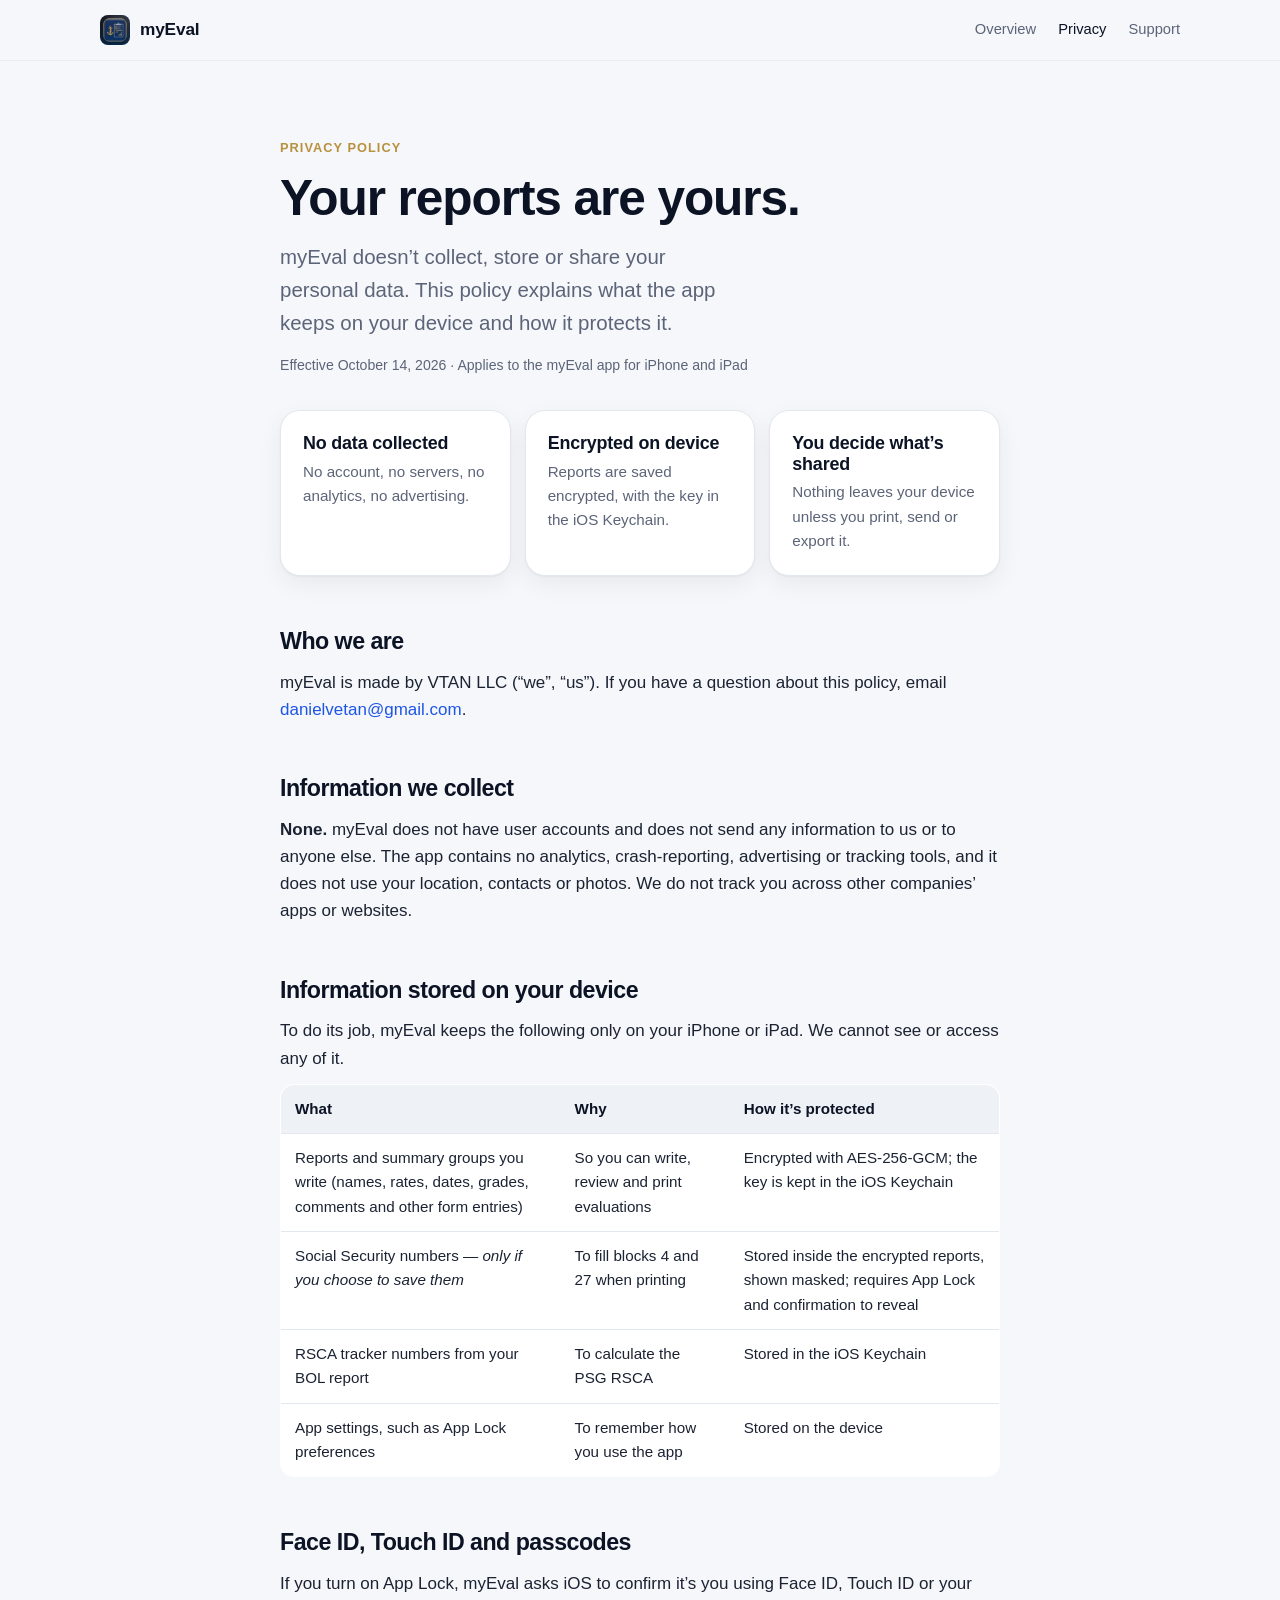
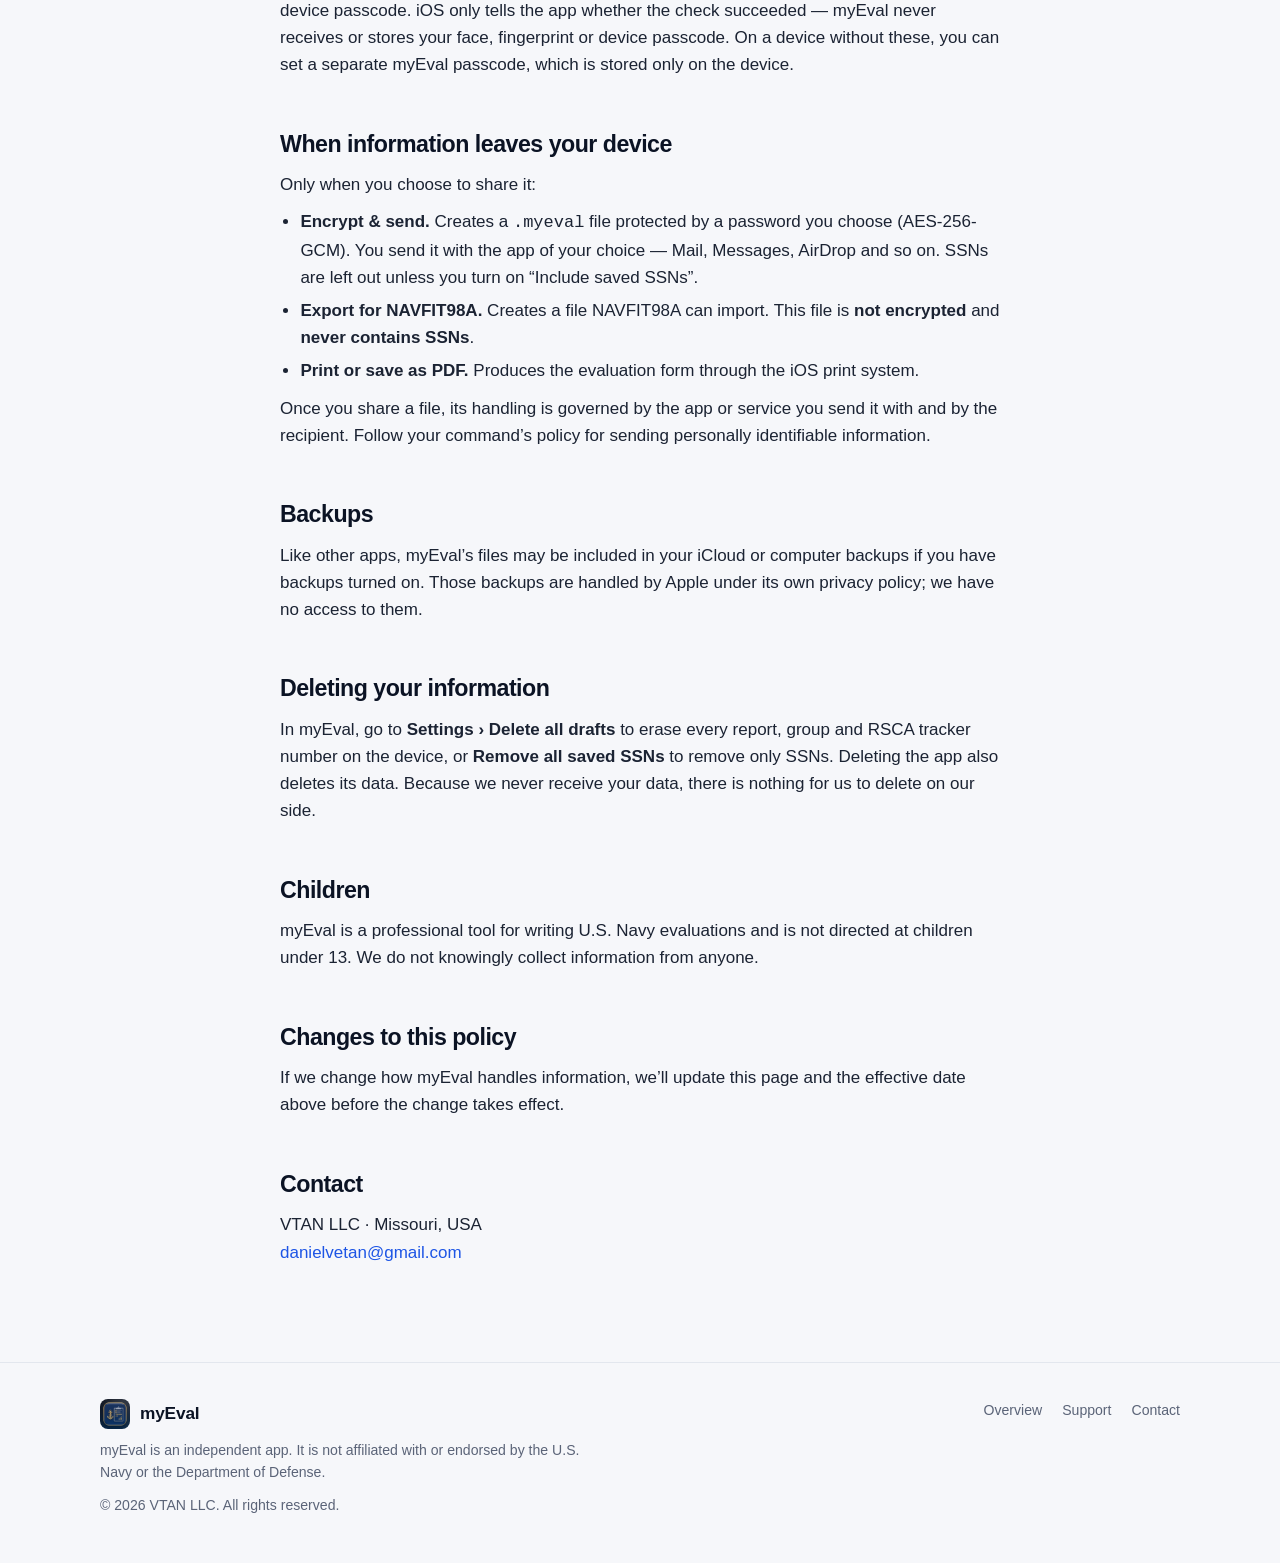
<file: privacy.html>
<!DOCTYPE html>
<html lang="en">
<head>
<meta charset="utf-8">
<meta name="viewport" content="width=device-width,initial-scale=1,viewport-fit=cover">
<title>myEval Privacy Policy</title>
<meta name="description" content="myEval collects no personal data. Reports are stored encrypted on your device and shared only when you choose to.">
<meta name="theme-color" content="#0b1630">
<link rel="icon" type="image/png" href="images/favicon-96.png">
<link rel="apple-touch-icon" href="images/apple-touch-icon.png">
<link rel="stylesheet" href="site.css">
<style>
.summary{display:grid;grid-template-columns:repeat(3,1fr);gap:14px;margin-top:6px}
@media (max-width:760px){.summary{grid-template-columns:1fr}}
.summary .card{padding:22px}
.summary h3{margin:0 0 6px}
.summary p{color:var(--muted);font-size:.95rem}
.doc table{width:100%;border-collapse:collapse;margin-top:12px;font-size:.95rem;background:var(--surface);border:1px solid var(--line);border-radius:14px;overflow:hidden}
.doc th,.doc td{text-align:left;padding:12px 14px;border-bottom:1px solid var(--line);vertical-align:top}
.doc th{color:var(--ink);font-weight:620;background:var(--surface-2)}
.doc tr:last-child td{border-bottom:0}
.table-wrap{overflow-x:auto}
</style>
</head>
<body>

<header class="nav">
  <div class="wrap">
    <a class="brand" href="marketing.html"><img src="images/apple-touch-icon.png" alt="">myEval</a>
    <nav class="nav-links" aria-label="Primary">
      <a class="hide-sm" href="marketing.html">Overview</a>
      <a href="privacy.html" aria-current="page">Privacy</a>
      <a href="app-support.html">Support</a>
    </nav>
  </div>
</header>

<main class="wrap doc narrow">
  <div class="page-head">
    <span class="eyebrow">Privacy Policy</span>
    <h1>Your reports are yours.</h1>
    <p class="lede">myEval doesn’t collect, store or share your personal data. This policy explains what the app keeps on your device and how it protects it.</p>
    <p class="small muted" style="margin-top:14px">Effective October 14, 2026 · Applies to the myEval app for iPhone and iPad</p>
  </div>

  <div class="summary">
    <div class="card"><h3>No data collected</h3><p>No account, no servers, no analytics, no advertising.</p></div>
    <div class="card"><h3>Encrypted on device</h3><p>Reports are saved encrypted, with the key in the iOS Keychain.</p></div>
    <div class="card"><h3>You decide what’s shared</h3><p>Nothing leaves your device unless you print, send or export it.</p></div>
  </div>

  <h2>Who we are</h2>
  <p>myEval is made by VTAN LLC (“we”, “us”). If you have a question about this policy, email <a href="mailto:danielvetan@gmail.com?subject=myEval%20privacy">danielvetan@gmail.com</a>.</p>

  <h2>Information we collect</h2>
  <p><b>None.</b> myEval does not have user accounts and does not send any information to us or to anyone else. The app contains no analytics, crash-reporting, advertising or tracking tools, and it does not use your location, contacts or photos. We do not track you across other companies’ apps or websites.</p>

  <h2>Information stored on your device</h2>
  <p>To do its job, myEval keeps the following only on your iPhone or iPad. We cannot see or access any of it.</p>
  <div class="table-wrap">
    <table>
      <tr><th>What</th><th>Why</th><th>How it’s protected</th></tr>
      <tr><td>Reports and summary groups you write (names, rates, dates, grades, comments and other form entries)</td><td>So you can write, review and print evaluations</td><td>Encrypted with AES-256-GCM; the key is kept in the iOS Keychain</td></tr>
      <tr><td>Social Security numbers — <i>only if you choose to save them</i></td><td>To fill blocks 4 and 27 when printing</td><td>Stored inside the encrypted reports, shown masked; requires App Lock and confirmation to reveal</td></tr>
      <tr><td>RSCA tracker numbers from your BOL report</td><td>To calculate the PSG RSCA</td><td>Stored in the iOS Keychain</td></tr>
      <tr><td>App settings, such as App Lock preferences</td><td>To remember how you use the app</td><td>Stored on the device</td></tr>
    </table>
  </div>

  <h2>Face ID, Touch ID and passcodes</h2>
  <p>If you turn on App Lock, myEval asks iOS to confirm it’s you using Face ID, Touch ID or your device passcode. iOS only tells the app whether the check succeeded — myEval never receives or stores your face, fingerprint or device passcode. On a device without these, you can set a separate myEval passcode, which is stored only on the device.</p>

  <h2>When information leaves your device</h2>
  <p>Only when you choose to share it:</p>
  <ul>
    <li><b>Encrypt &amp; send.</b> Creates a <code>.myeval</code> file protected by a password you choose (AES-256-GCM). You send it with the app of your choice — Mail, Messages, AirDrop and so on. SSNs are left out unless you turn on “Include saved SSNs”.</li>
    <li><b>Export for NAVFIT98A.</b> Creates a file NAVFIT98A can import. This file is <b>not encrypted</b> and <b>never contains SSNs</b>.</li>
    <li><b>Print or save as PDF.</b> Produces the evaluation form through the iOS print system.</li>
  </ul>
  <p>Once you share a file, its handling is governed by the app or service you send it with and by the recipient. Follow your command’s policy for sending personally identifiable information.</p>

  <h2>Backups</h2>
  <p>Like other apps, myEval’s files may be included in your iCloud or computer backups if you have backups turned on. Those backups are handled by Apple under its own privacy policy; we have no access to them.</p>

  <h2>Deleting your information</h2>
  <p>In myEval, go to <b>Settings › Delete all drafts</b> to erase every report, group and RSCA tracker number on the device, or <b>Remove all saved SSNs</b> to remove only SSNs. Deleting the app also deletes its data. Because we never receive your data, there is nothing for us to delete on our side.</p>

  <h2>Children</h2>
  <p>myEval is a professional tool for writing U.S. Navy evaluations and is not directed at children under 13. We do not knowingly collect information from anyone.</p>

  <h2>Changes to this policy</h2>
  <p>If we change how myEval handles information, we’ll update this page and the effective date above before the change takes effect.</p>

  <h2>Contact</h2>
  <p>VTAN LLC · Missouri, USA<br><a href="mailto:danielvetan@gmail.com?subject=myEval%20privacy">danielvetan@gmail.com</a></p>
</main>

<footer class="footer">
  <div class="wrap">
    <div>
      <div class="brand" style="margin-bottom:10px"><img src="images/apple-touch-icon.png" alt="">myEval</div>
      <p class="disclaimer">myEval is an independent app. It is not affiliated with or endorsed by the U.S. Navy or the Department of Defense.</p>
      <p style="margin-top:10px">© 2026 VTAN LLC. All rights reserved.</p>
    </div>
    <nav aria-label="Footer">
      <a href="marketing.html">Overview</a>
      <a href="app-support.html">Support</a>
      <a href="mailto:danielvetan@gmail.com">Contact</a>
    </nav>
  </div>
</footer>
</body>
</html>
</file>
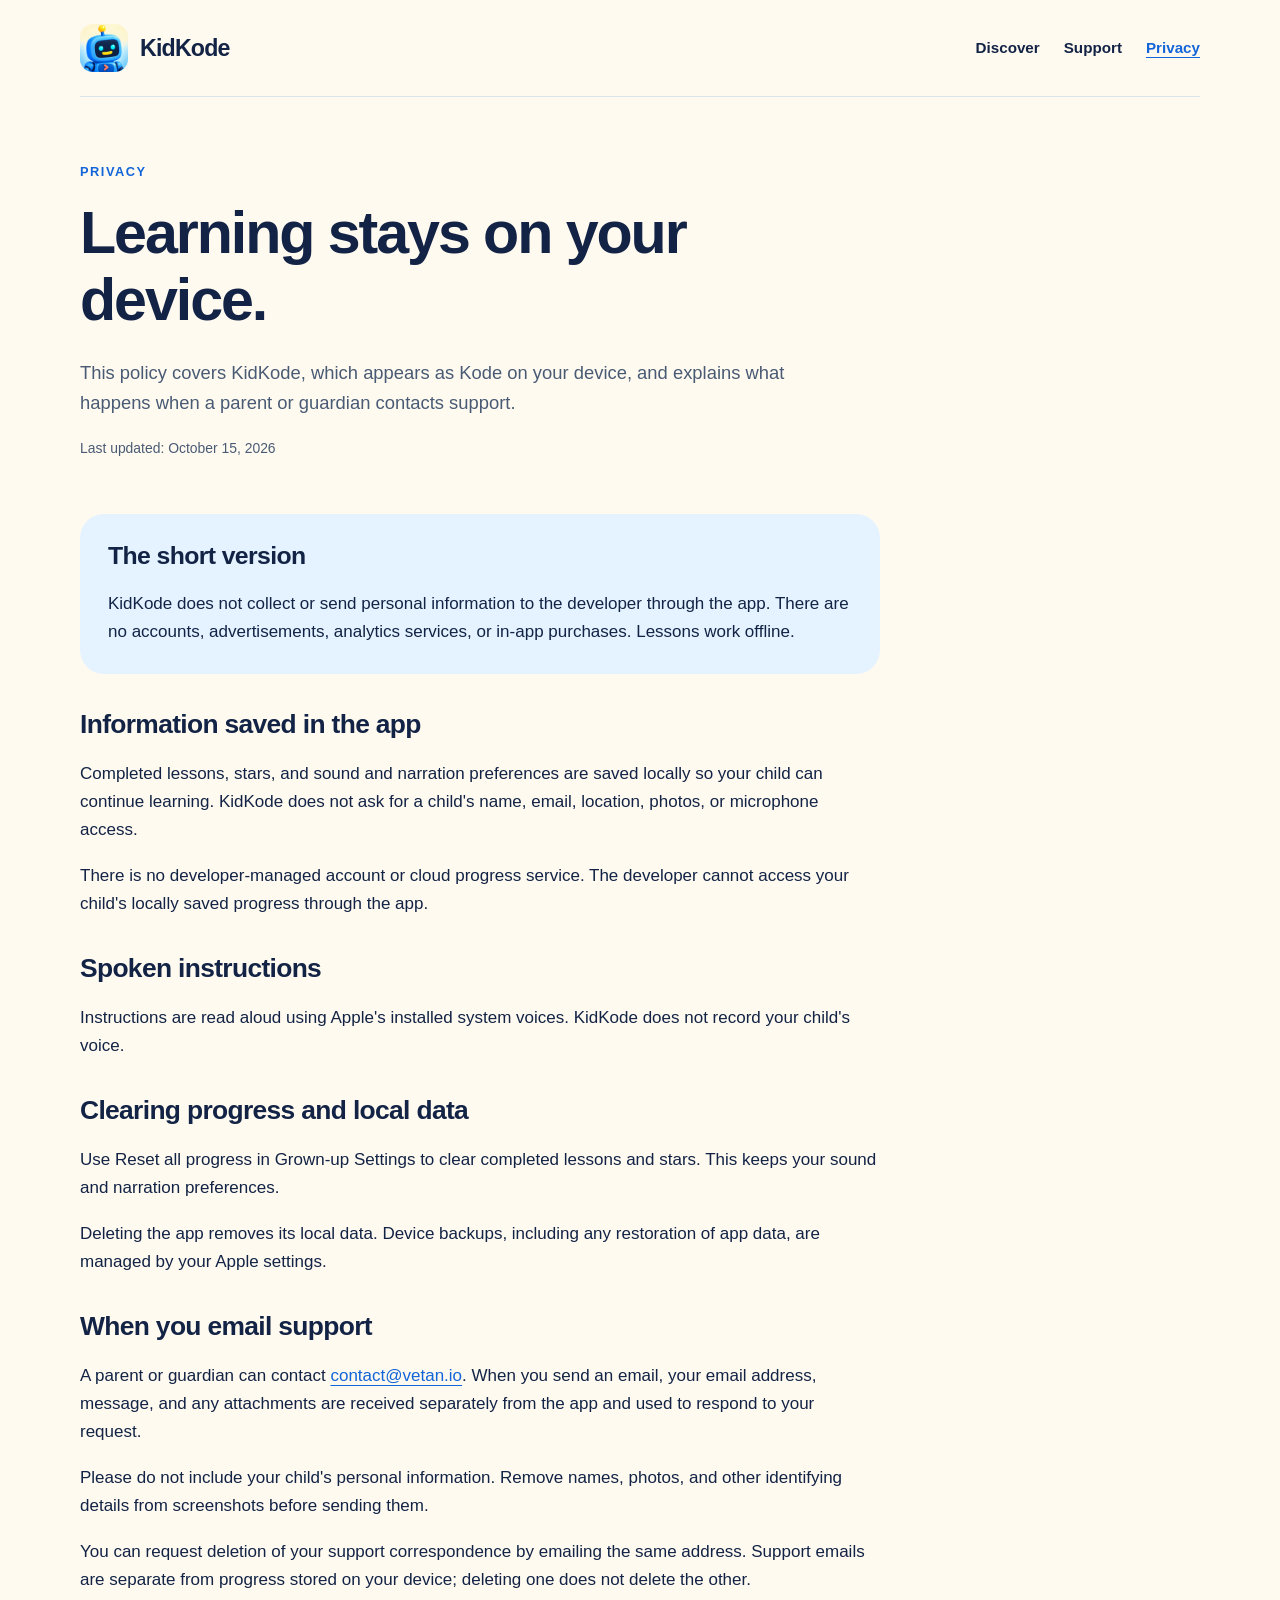
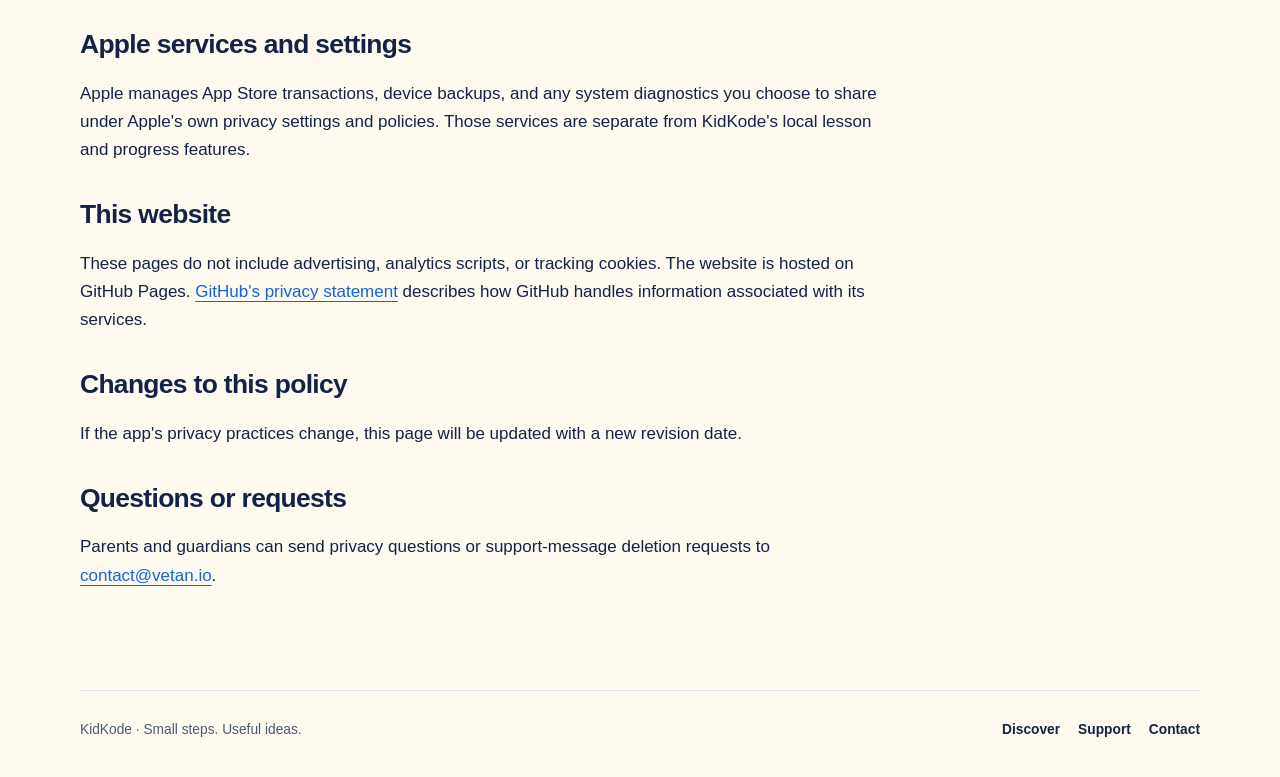
<file: kode/privacy.html>
<!doctype html>
<html lang="en">
<head><meta charset="utf-8"><meta name="viewport" content="width=device-width, initial-scale=1"><title>KidKode Privacy Policy</title><meta name="description" content="KidKode privacy policy: no personal information collected by the developer through the app, local progress, and information about support emails."><link rel="icon" type="image/png" href="assets/app-icon.png"><link rel="stylesheet" href="site.css"></head>
<body><a class="skip" href="#main">Skip to content</a><div class="wrap">
<header class="header"><a class="brand" href="index.html"><img src="assets/app-icon.png" alt="" width="48" height="48">KidKode</a><nav class="nav" aria-label="Main navigation"><a href="index.html">Discover</a><a href="support.html">Support</a><a href="privacy.html" aria-current="page">Privacy</a></nav></header>
<main id="main"><div class="page-head"><p class="eyebrow">Privacy</p><h1>Learning stays on your device.</h1><p class="lead">This policy covers KidKode, which appears as Kode on your device, and explains what happens when a parent or guardian contacts support.</p><p class="fine">Last updated: October 15, 2026</p></div>
<div class="document"><section class="callout"><h2>The short version</h2><p>KidKode does not collect or send personal information to the developer through the app. There are no accounts, advertisements, analytics services, or in-app purchases. Lessons work offline.</p></section>
<section><h2>Information saved in the app</h2><p>Completed lessons, stars, and sound and narration preferences are saved locally so your child can continue learning. KidKode does not ask for a child's name, email, location, photos, or microphone access.</p><p>There is no developer-managed account or cloud progress service. The developer cannot access your child's locally saved progress through the app.</p></section>
<section><h2>Spoken instructions</h2><p>Instructions are read aloud using Apple's installed system voices. KidKode does not record your child's voice.</p></section>
<section><h2>Clearing progress and local data</h2><p>Use Reset all progress in Grown-up Settings to clear completed lessons and stars. This keeps your sound and narration preferences.</p><p>Deleting the app removes its local data. Device backups, including any restoration of app data, are managed by your Apple settings.</p></section>
<section><h2>When you email support</h2><p>A parent or guardian can contact <a href="mailto:contact@vetan.io">contact@vetan.io</a>. When you send an email, your email address, message, and any attachments are received separately from the app and used to respond to your request.</p><p>Please do not include your child's personal information. Remove names, photos, and other identifying details from screenshots before sending them.</p><p>You can request deletion of your support correspondence by emailing the same address. Support emails are separate from progress stored on your device; deleting one does not delete the other.</p></section>
<section><h2>Apple services and settings</h2><p>Apple manages App Store transactions, device backups, and any system diagnostics you choose to share under Apple's own privacy settings and policies. Those services are separate from KidKode's local lesson and progress features.</p></section>
<section><h2>This website</h2><p>These pages do not include advertising, analytics scripts, or tracking cookies. The website is hosted on GitHub Pages. <a href="https://docs.github.com/en/site-policy/privacy-policies/github-general-privacy-statement">GitHub's privacy statement</a> describes how GitHub handles information associated with its services.</p></section>
<section><h2>Changes to this policy</h2><p>If the app's privacy practices change, this page will be updated with a new revision date.</p></section>
<section><h2>Questions or requests</h2><p>Parents and guardians can send privacy questions or support-message deletion requests to <a href="mailto:contact@vetan.io">contact@vetan.io</a>.</p></section></div></main>
<footer class="footer"><p>KidKode · Small steps. Useful ideas.</p><nav class="nav" aria-label="Footer navigation"><a href="index.html">Discover</a><a href="support.html">Support</a><a href="mailto:contact@vetan.io">Contact</a></nav></footer>
</div></body></html>
</file>
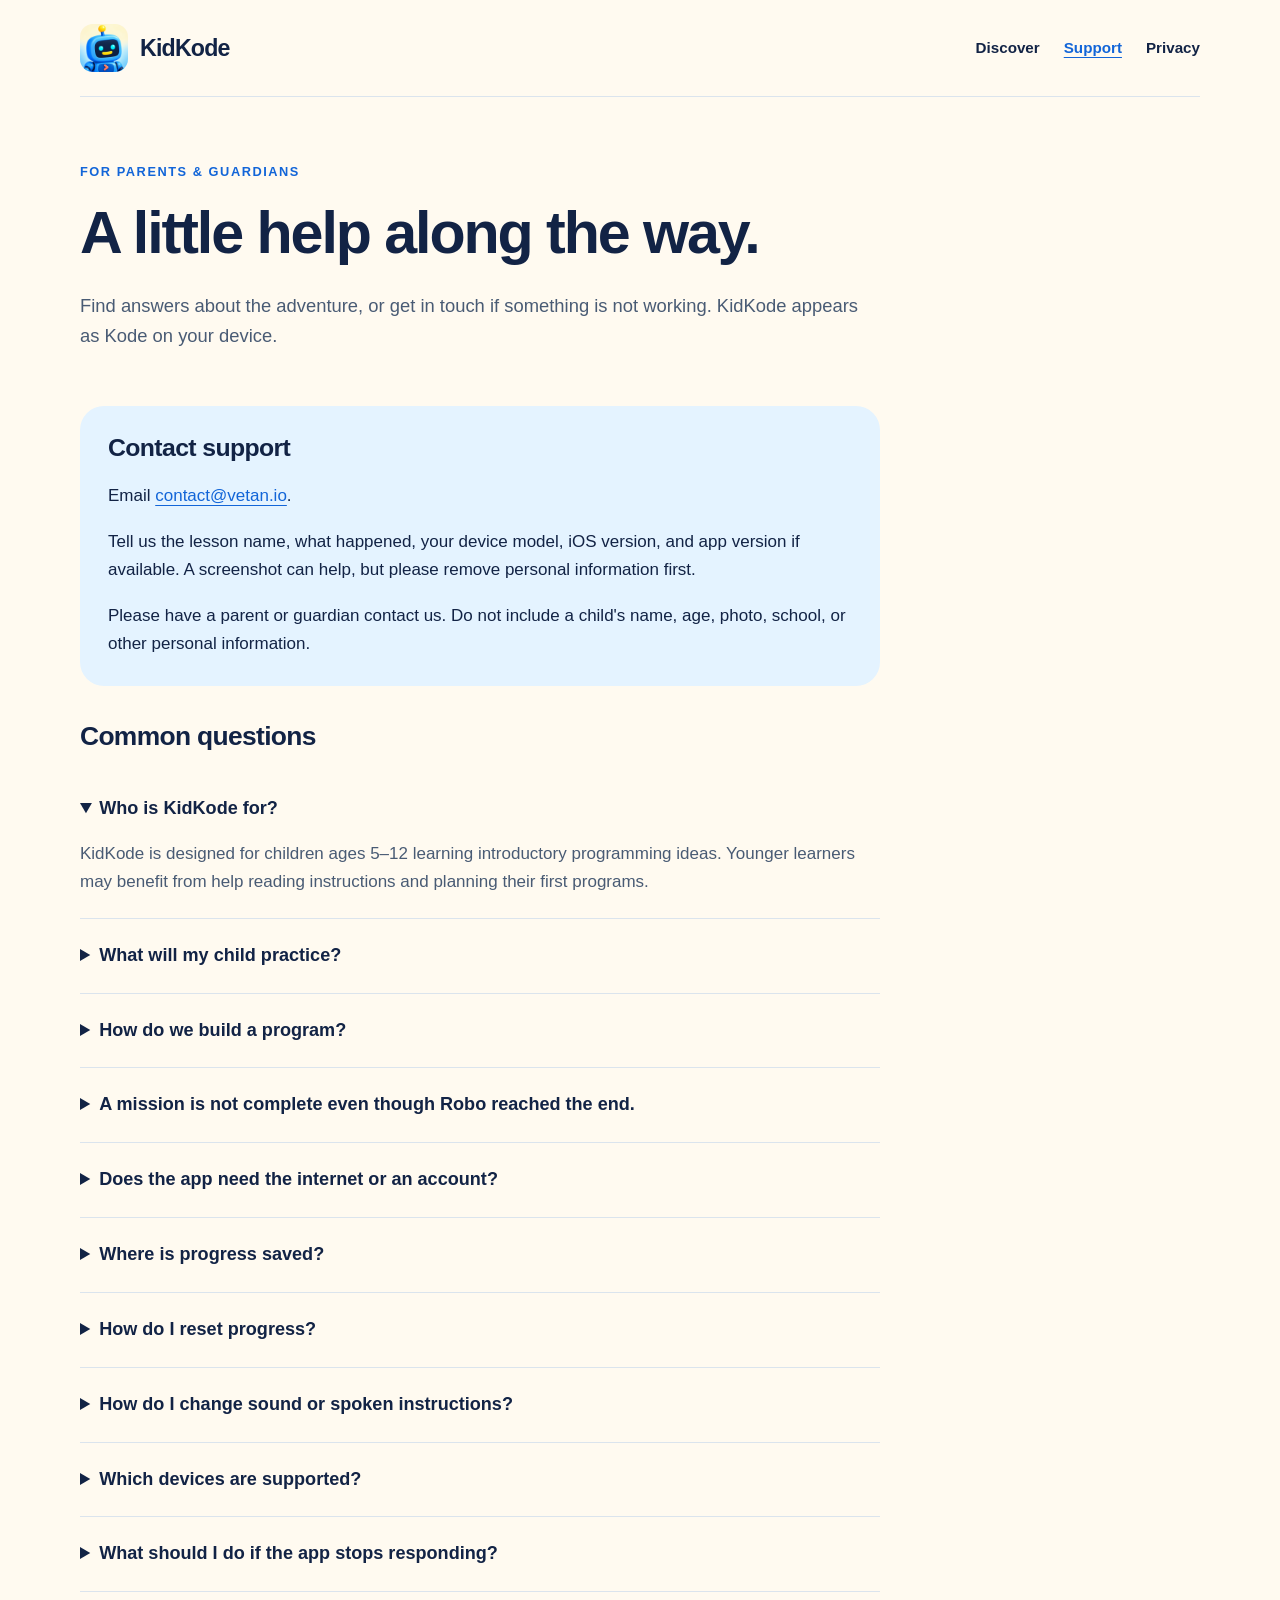
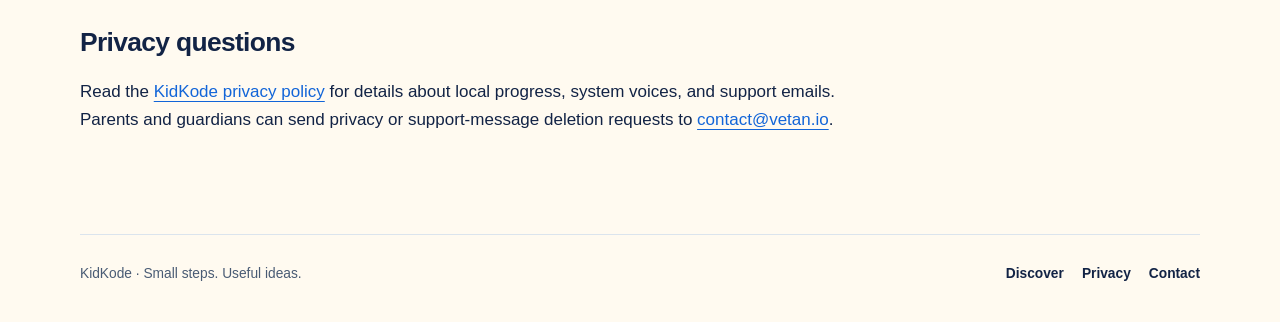
<file: kode/support.html>
<!doctype html>
<html lang="en">
<head><meta charset="utf-8"><meta name="viewport" content="width=device-width, initial-scale=1"><title>KidKode Support</title><meta name="description" content="Help for KidKode: lessons, saved progress, sound, narration, and support for parents and guardians."><link rel="icon" type="image/png" href="assets/app-icon.png"><link rel="stylesheet" href="site.css"></head>
<body><a class="skip" href="#main">Skip to content</a><div class="wrap">
<header class="header"><a class="brand" href="index.html"><img src="assets/app-icon.png" alt="" width="48" height="48">KidKode</a><nav class="nav" aria-label="Main navigation"><a href="index.html">Discover</a><a href="support.html" aria-current="page">Support</a><a href="privacy.html">Privacy</a></nav></header>
<main id="main"><div class="page-head"><p class="eyebrow">For parents &amp; guardians</p><h1>A little help along the way.</h1><p class="lead">Find answers about the adventure, or get in touch if something is not working. KidKode appears as Kode on your device.</p></div>
<div class="document"><section class="callout"><h2>Contact support</h2><p>Email <a href="mailto:contact@vetan.io">contact@vetan.io</a>.</p><p>Tell us the lesson name, what happened, your device model, iOS version, and app version if available. A screenshot can help, but please remove personal information first.</p><p>Please have a parent or guardian contact us. Do not include a child's name, age, photo, school, or other personal information.</p></section>
<section aria-labelledby="answers"><h2 id="answers">Common questions</h2>
<details open><summary>Who is KidKode for?</summary><p>KidKode is designed for children ages 5–12 learning introductory programming ideas. Younger learners may benefit from help reading instructions and planning their first programs.</p></details>
<details><summary>What will my child practice?</summary><p>The 42 lessons introduce sequencing, loops, debugging, and guided conditions. Twelve real-life missions connect those ideas to delivery, gardening, and recycling.</p></details>
<details><summary>How do we build a program?</summary><p>Tap command blocks to add them to the plan. Use Run to watch the whole program or Step to explore one instruction at a time. If a plan does not work, use Reset, change the commands, and try again.</p><p>For a Repeat block, select the block, add the commands to repeat, and choose Done when finished. Adjust its repeat count with the plus and minus controls.</p></details>
<details><summary>A mission is not complete even though Robo reached the end.</summary><p>Real-life missions have a job to finish as well as a route to follow. Check the mission instructions: Robo may still need to pick up or deliver an item, water a dry plant, or sort a leftover.</p></details>
<details><summary>Does the app need the internet or an account?</summary><p>No account is needed. Lessons run offline. There are no ads or in-app purchases.</p></details>
<details><summary>Where is progress saved?</summary><p>Completed lessons, stars, and preferences are stored on the device. There is no KidKode account or developer-managed cloud progress service. Apple device backups are controlled by your Apple settings.</p></details>
<details><summary>How do I reset progress?</summary><p>Open Grown-up Settings and choose Reset all progress. This clears completed lessons and stars while keeping sound and narration preferences. Deleting the app removes its local data; device backups are managed by your Apple settings.</p></details>
<details><summary>How do I change sound or spoken instructions?</summary><p>Open Grown-up Settings to change sound and narration preferences. Spoken instructions use Apple's installed system voices. If you cannot hear them, check those settings and your device's volume and audio output.</p></details>
<details><summary>Which devices are supported?</summary><p>The current version is designed for iPhone and iPad running iOS or iPadOS 27 or later. KidKode is preparing for App Store release.</p></details>
<details><summary>What should I do if the app stops responding?</summary><p>Close and reopen the app, then try the lesson again. If the problem continues, email support with the lesson name and the steps that led to it. Avoid deleting the app as a first troubleshooting step because it removes locally saved progress.</p></details>
</section><section><h2>Privacy questions</h2><p>Read the <a href="privacy.html">KidKode privacy policy</a> for details about local progress, system voices, and support emails. Parents and guardians can send privacy or support-message deletion requests to <a href="mailto:contact@vetan.io">contact@vetan.io</a>.</p></section></div></main>
<footer class="footer"><p>KidKode · Small steps. Useful ideas.</p><nav class="nav" aria-label="Footer navigation"><a href="index.html">Discover</a><a href="privacy.html">Privacy</a><a href="mailto:contact@vetan.io">Contact</a></nav></footer>
</div></body></html>
</file>
<file: kode/site.css>
:root{color-scheme:light;--cream:#fffaf0;--paper:#fffdf7;--ink:#122345;--muted:#495b74;--blue:#1265d8;--line:#dbe4ed;--sky:#e4f3ff;--green:#eaf3df;--orange:#fff0dc;--radius:28px;font-family:ui-rounded,"SF Pro Rounded",-apple-system,BlinkMacSystemFont,"Segoe UI",sans-serif;background:var(--cream);color:var(--ink)}
*{box-sizing:border-box}body{margin:0;font-size:17px;line-height:1.65}a{color:var(--blue);text-underline-offset:4px}a:hover{text-decoration-thickness:2px}a:focus-visible,summary:focus-visible{outline:3px solid #a64c00;outline-offset:5px;border-radius:5px}img{max-width:100%;height:auto;display:block}h1,h2,h3,p{margin-top:0}h1,h2,h3{line-height:1.13;letter-spacing:-.035em}h1{font-size:clamp(2.65rem,6vw,4.65rem);margin-bottom:24px}h2{font-size:clamp(1.85rem,3vw,2.7rem);margin-bottom:20px}h3{font-size:1.3rem;margin-bottom:12px}p{margin-bottom:18px}.wrap{width:min(1120px,calc(100% - 48px));margin:auto}.skip{position:absolute;top:-100px;left:12px;z-index:10;background:white;padding:10px}.skip:focus{top:12px}.header{display:flex;align-items:center;justify-content:space-between;gap:24px;padding:24px 0;border-bottom:1px solid var(--line)}.brand{display:flex;align-items:center;gap:12px;color:var(--ink);font-size:1.45rem;font-weight:800;text-decoration:none;letter-spacing:-.035em}.brand img{width:48px;height:48px;border-radius:13px}.nav{display:flex;gap:24px;flex-wrap:wrap}.nav a{color:var(--ink);font-size:.95rem;text-decoration:none;font-weight:650}.nav a[aria-current=page]{color:var(--blue);text-decoration:underline}.eyebrow{font-size:.8rem;font-weight:800;letter-spacing:.12em;text-transform:uppercase;color:var(--blue);margin-bottom:18px}.hero{display:grid;grid-template-columns:1.15fr 1fr;gap:64px;align-items:center;padding:72px 0 56px}.hero .lead{font-size:1.2rem;color:var(--muted);max-width:550px}.hero-art{background:var(--sky);border:1px solid #cfe2f0;border-radius:42px;padding:32px;transform:rotate(2deg)}.hero-art img{width:100%;border-radius:30px;transform:rotate(-2deg)}.pill{display:inline-block;background:var(--green);color:#345021;border-radius:999px;padding:7px 14px;font-size:.85rem;font-weight:700;margin-bottom:20px}.actions{display:flex;gap:12px;align-items:center;flex-wrap:wrap;margin:28px 0 18px}.button{display:inline-flex;align-items:center;justify-content:center;min-height:48px;padding:12px 22px;border-radius:16px;background:var(--blue);color:white;font-weight:750;text-decoration:none}.button.secondary{background:var(--sky);color:#124586}.fine{font-size:.87rem;color:var(--muted)}.stats{display:grid;grid-template-columns:repeat(3,1fr);border:1px solid var(--line);border-radius:var(--radius);background:var(--paper);margin-bottom:68px;padding:26px 12px}.stat{text-align:center;padding:0 12px}.stat+.stat{border-left:1px solid var(--line)}.stat strong{display:block;font-size:1.85rem;line-height:1.3}.stat span{color:var(--muted);font-size:.9rem}.section{padding:0 0 72px}.section-intro{max-width:680px;margin-bottom:32px;color:var(--muted)}.section-intro h2{color:var(--ink)}.cards{display:grid;grid-template-columns:repeat(3,1fr);gap:20px}.card{padding:30px;border-radius:var(--radius);background:var(--sky)}.card:nth-child(2){background:var(--green)}.card:nth-child(3){background:var(--orange)}.card p{color:var(--muted);margin-bottom:0}.number{display:flex;align-items:center;justify-content:center;width:42px;height:42px;border-radius:14px;background:var(--paper);font-weight:800;color:var(--blue);margin-bottom:24px}.screens{display:grid;grid-template-columns:repeat(2,1fr);gap:32px}.screen{margin:0;background:var(--paper);border:1px solid var(--line);border-radius:var(--radius);padding:28px;text-align:center}.screen img{max-width:290px;width:100%;margin:auto;border-radius:28px;border:1px solid var(--line);box-shadow:0 15px 30px #12234515}.screen figcaption{margin:24px auto 0;max-width:350px;color:var(--muted)}.screen figcaption strong{display:block;color:var(--ink);font-size:1.15rem;margin-bottom:6px}.parent-note{background:var(--ink);color:white;border-radius:var(--radius);padding:40px;display:grid;grid-template-columns:1fr 1fr;gap:40px}.parent-note h2{font-size:2rem}.parent-note p{color:#e1eafa}.parent-note a{color:#a8d8ff}.parent-note p:last-child{margin-bottom:0}.page-head{padding:64px 0 36px;max-width:780px}.page-head h1{font-size:clamp(2.5rem,5vw,3.7rem)}.page-head .lead{font-size:1.15rem;color:var(--muted)}.document{max-width:800px;padding-bottom:64px}.document section{margin-bottom:36px}.document h2{font-size:1.65rem;letter-spacing:-.025em}.document ul{padding-left:24px}.callout{padding:28px;background:var(--sky);border-radius:24px;margin-bottom:36px;overflow-wrap:anywhere}.callout h2{font-size:1.55rem}.callout p:last-child{margin-bottom:0}details{padding:22px 0;border-bottom:1px solid var(--line)}summary{font-size:1.13rem;font-weight:750;cursor:pointer;padding-right:8px}details p{color:var(--muted);margin:16px 0 0}details ul{color:var(--muted)}.footer{border-top:1px solid var(--line);padding:28px 0 36px;display:flex;justify-content:space-between;gap:24px;align-items:flex-start;color:var(--muted);font-size:.86rem}.footer p{margin:0}.footer .nav{gap:18px}.footer .nav a{font-size:.86rem}.muted{color:var(--muted)}
@media(max-width:760px){.wrap{width:calc(100% - 36px)}.header{gap:18px;align-items:flex-start}.brand{font-size:1.25rem;gap:8px}.brand img{width:40px;height:40px}.nav{gap:14px}.nav a{font-size:.85rem}.hero{grid-template-columns:1fr;gap:30px;padding:44px 0 36px}.hero-art{max-width:340px;width:85%;margin:0 auto;padding:22px}.hero h1{max-width:600px}.stats{margin-bottom:48px;padding:22px 4px}.stat{padding:0 7px}.stat strong{font-size:1.5rem}.stat span{font-size:.8rem}.cards{grid-template-columns:1fr}.card{padding:26px}.number{margin-bottom:18px}.section{padding-bottom:48px}.screens{gap:18px}.screen{padding:18px 12px}.screen img{border-radius:18px}.screen figcaption{font-size:.9rem}.screen figcaption strong{font-size:1rem}.parent-note{grid-template-columns:1fr;gap:12px;padding:28px}.page-head{padding-top:44px}.footer{flex-direction:column;gap:18px}}
@media(max-width:440px){.header{flex-direction:column;gap:18px}.nav{gap:24px}.screens{grid-template-columns:1fr}.screen{padding:24px}.screen img{max-width:270px}.stat strong{font-size:1.4rem}.stat span{font-size:.75rem}}
@media(prefers-reduced-motion:reduce){*,*::before,*::after{scroll-behavior:auto!important}}
</file>
<file: site.css>
/* myEval — shared site styles (marketing, support, privacy) */
:root{
  --bg:#f6f7fa; --surface:#ffffff; --surface-2:#eef1f6;
  --ink:#0b1324; --text:#1b2333; --muted:#5b6478; --line:#e3e7ee;
  --navy:#0b1630; --navy-2:#132448; --blue:#1d55e5; --blue-soft:#e8eefd;
  --gold:#b8913f; --gold-soft:#f6efdf;
  --radius:20px; --radius-sm:12px;
  --shadow:0 1px 2px rgba(11,19,36,.04),0 8px 24px rgba(11,19,36,.06);
  --max:1120px;
  color-scheme:light;
}
@media (prefers-color-scheme:dark){
  :root{
    --bg:#070d1a; --surface:#0f182b; --surface-2:#141f36;
    --ink:#f2f5fb; --text:#dfe5f0; --muted:#97a2b8; --line:#1f2b44;
    --blue:#7aa0ff; --blue-soft:#15234a; --gold:#d9b873; --gold-soft:#2a2414;
    --shadow:0 1px 2px rgba(0,0,0,.3),0 8px 24px rgba(0,0,0,.25);
    color-scheme:dark;
  }
}
*{box-sizing:border-box}
html{-webkit-text-size-adjust:100%;scroll-behavior:smooth}
body{margin:0;background:var(--bg);color:var(--text);
  font:17px/1.6 -apple-system,BlinkMacSystemFont,"SF Pro Text","Segoe UI",Roboto,Helvetica,Arial,sans-serif;
  -webkit-font-smoothing:antialiased}
img{max-width:100%;display:block}
a{color:var(--blue);text-decoration:none}
a:hover{text-decoration:underline}
h1,h2,h3{color:var(--ink);line-height:1.15;letter-spacing:-.022em;margin:0;
  font-family:-apple-system,BlinkMacSystemFont,"SF Pro Display","Segoe UI",Roboto,Helvetica,Arial,sans-serif}
h1{font-size:clamp(2.3rem,5.6vw,3.9rem);font-weight:750}
h2{font-size:clamp(1.7rem,3.4vw,2.5rem);font-weight:720}
h3{font-size:1.12rem;font-weight:650;letter-spacing:-.01em}
p{margin:0}
.wrap{max-width:var(--max);margin:0 auto;padding:0 20px}
.narrow{max-width:760px}
.eyebrow{display:inline-block;font-size:.8rem;font-weight:650;letter-spacing:.08em;text-transform:uppercase;color:var(--gold)}
.lede{font-size:clamp(1.08rem,2vw,1.28rem);color:var(--muted);max-width:40ch}
.muted{color:var(--muted)}
.small{font-size:.88rem}

/* nav */
.nav{position:sticky;top:0;z-index:20;background:color-mix(in srgb,var(--bg) 82%,transparent);
  backdrop-filter:saturate(180%) blur(18px);-webkit-backdrop-filter:saturate(180%) blur(18px);
  border-bottom:1px solid color-mix(in srgb,var(--line) 70%,transparent)}
.nav .wrap{display:flex;align-items:center;justify-content:space-between;height:60px;gap:16px}
.brand{display:flex;align-items:center;gap:10px;color:var(--ink);font-weight:700;font-size:1.08rem;letter-spacing:-.01em}
.brand:hover{text-decoration:none}
.brand img{width:30px;height:30px;border-radius:8px}
.nav-links{display:flex;gap:22px;font-size:.92rem}
.nav-links a{color:var(--muted)}
.nav-links a:hover,.nav-links a[aria-current]{color:var(--ink);text-decoration:none}
@media (max-width:560px){.nav-links{gap:14px;font-size:.86rem}.nav-links .hide-sm{display:none}}

/* buttons */
.btn{display:inline-flex;align-items:center;gap:10px;padding:13px 22px;border-radius:999px;font-weight:620;font-size:1rem;
  border:1px solid transparent;transition:transform .15s ease,box-shadow .15s ease,background .15s}
.btn:hover{text-decoration:none;transform:translateY(-1px)}
.btn-primary{background:var(--ink);color:var(--bg)}
.btn-primary:hover{box-shadow:0 6px 20px rgba(11,19,36,.18)}
.btn-ghost{border-color:var(--line);color:var(--ink);background:var(--surface)}
.btn svg{width:20px;height:20px}

/* cards */
.card{background:var(--surface);border:1px solid var(--line);border-radius:var(--radius);padding:26px;box-shadow:var(--shadow)}
.icon-chip{width:42px;height:42px;border-radius:12px;display:grid;place-items:center;background:var(--blue-soft);color:var(--blue);margin-bottom:16px}
.icon-chip.gold{background:var(--gold-soft);color:var(--gold)}
.icon-chip svg{width:22px;height:22px}

/* footer */
.footer{border-top:1px solid var(--line);margin-top:96px;padding:36px 0 48px;color:var(--muted);font-size:.88rem}
.footer .wrap{display:flex;flex-wrap:wrap;gap:14px 28px;justify-content:space-between;align-items:flex-start}
.footer nav{display:flex;gap:20px;flex-wrap:wrap}
.footer a{color:var(--muted)}
.footer a:hover{color:var(--ink)}
.disclaimer{max-width:62ch}

/* simple doc pages (support / privacy) */
.page-head{padding:72px 0 28px}
.page-head h1{font-size:clamp(2.1rem,4.6vw,3.1rem);margin:10px 0 14px}
.doc h2{font-size:1.45rem;margin:52px 0 14px}
.doc h3{margin:26px 0 8px}
.doc p+p{margin-top:12px}
.doc ul{padding-left:1.2em;margin:10px 0}
.doc li{margin:6px 0}
.doc .card p+p{margin-top:10px}
:focus-visible{outline:3px solid var(--blue);outline-offset:2px;border-radius:6px}
@media (prefers-reduced-motion:reduce){*{transition:none!important;scroll-behavior:auto!important}}
</file>
